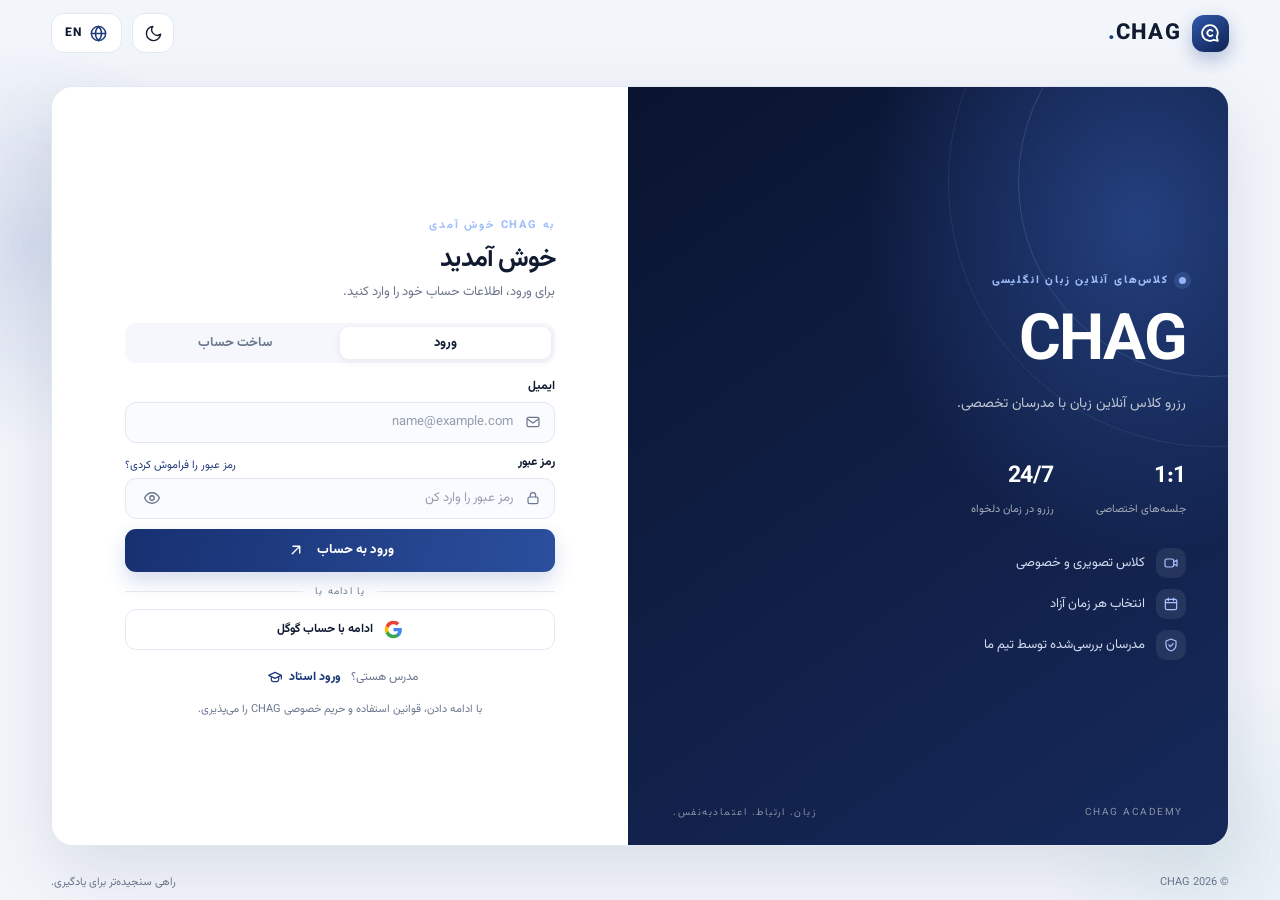
<file: index.html>
<!doctype html><html lang="fa" dir="rtl"><head><meta charset="UTF-8"><meta name="viewport" content="width=device-width, initial-scale=1.0"><meta name="theme-color" content="#f2f5fa"><link rel="icon" href="data:image/svg+xml,%3Csvg xmlns='http://www.w3.org/2000/svg' viewBox='0 0 24 24'%3E%3Crect width='24' height='24' rx='6.5' fill='%23142a5e'/%3E%3Cg transform='translate(4.6 4.6) scale(.617)' fill='none' stroke='white' stroke-width='2.6' stroke-linecap='round' stroke-linejoin='round'%3E%3Cpath d='M12 3.5a8.5 8.5 0 1 0 4.1 15.9l4.4 1.1-1.2-4.3A8.5 8.5 0 0 0 12 3.5z'/%3E%3Cpath d='M14.6 9.7a3.2 3.2 0 1 0 0 4.6'/%3E%3C/g%3E%3C/svg%3E"><title data-i18n="titleIndex">CHAG</title><link rel="preconnect" href="https://fonts.googleapis.com"><link rel="preconnect" href="https://fonts.gstatic.com" crossorigin><link href="https://fonts.googleapis.com/css2?family=DM+Sans:wght@400;500;600;700;800&family=Vazirmatn:wght@400;500;600;700;800&display=swap" rel="stylesheet"><link rel="stylesheet" href="css/styles.css"></head><body><div class="ambient ambient-one"></div><div class="ambient ambient-two"></div><header class="topbar"><a class="brand" href="index.html" aria-label="CHAG home"><span class="brand-mark"><svg class="ico" viewBox="0 0 24 24" aria-hidden="true" focusable="false"><path d="M12 3.5a8.5 8.5 0 1 0 4.1 15.9l4.4 1.1-1.2-4.3A8.5 8.5 0 0 0 12 3.5z"/><path d="M14.6 9.7a3.2 3.2 0 1 0 0 4.6"/></svg></span><span>CHAG<span class="brand-dot">.</span></span></a><div class="top-actions"><button class="icon-button" id="themeToggle" type="button" aria-label="Toggle theme" title="Theme"><svg class="ico ico-moon" viewBox="0 0 24 24" aria-hidden="true" focusable="false"><path d="M21 12.8A9 9 0 1 1 11.2 3a7 7 0 0 0 9.8 9.8z"/></svg><svg class="ico ico-sun" viewBox="0 0 24 24" aria-hidden="true" focusable="false"><circle cx="12" cy="12" r="4"/><path d="M12 2v2M12 20v2M4.9 4.9l1.4 1.4M17.7 17.7l1.4 1.4M2 12h2M20 12h2M4.9 19.1l1.4-1.4M17.7 6.3l1.4-1.4"/></svg></button><button class="language-button" id="languageToggle"><span class="globe"><svg class="ico" viewBox="0 0 24 24" aria-hidden="true" focusable="false"><circle cx="12" cy="12" r="9"/><path d="M3 12h18M12 3c2.6 2.6 3.9 5.6 3.9 9S14.6 18.4 12 21c-2.6-2.6-3.9-5.6-3.9-9S9.4 5.6 12 3z"/></svg></span><span id="languageLabel">EN</span></button></div></header><main class="main-shell"><section class="auth-layout" id="authLayout">
      <div class="visual-panel">
        <div class="visual-orbit orbit-a"></div><div class="visual-orbit orbit-b"></div>
        <div class="visual-content">
          <div class="eyebrow"><span class="eyebrow-dot"></span><span data-i18n="eyebrow">YOUR NEXT CHAPTER STARTS HERE</span></div>
          <h1 class="hero-brand-title">CHAG</h1>
          <p data-i18n="heroText">A smarter way to meet your tutor, book your time, and make every conversation count.</p>
          <div class="visual-stats">
            <div><strong>1:1</strong><span data-i18n="statOne">Personal sessions</span></div>
            <div><strong>24/7</strong><span data-i18n="statTwo">Book on your time</span></div>
            
          </div>
          <ul class="hero-points"><li><svg class="ico" viewBox="0 0 24 24" aria-hidden="true" focusable="false"><rect x="3" y="6" width="13" height="12" rx="2.5"/><path d="m16 10.5 5-3v9l-5-3"/></svg><span data-i18n="heroPoint1">Live 1:1 video classes</span></li><li><svg class="ico" viewBox="0 0 24 24" aria-hidden="true" focusable="false"><rect x="3.5" y="5" width="17" height="15.5" rx="2.5"/><path d="M3.5 10h17M8 3v4M16 3v4"/></svg><span data-i18n="heroPoint2">Pick any open time slot</span></li><li><svg class="ico" viewBox="0 0 24 24" aria-hidden="true" focusable="false"><path d="M12 3 4.5 6v5.5c0 4.5 3.1 8 7.5 9.5 4.4-1.5 7.5-5 7.5-9.5V6z"/><path d="m8.8 12 2.4 2.4 4-4.4"/></svg><span data-i18n="heroPoint3">Instructors reviewed by our team</span></li></ul>
        </div>
        <div class="visual-footer"><span>CHAG ACADEMY</span><span data-i18n="footerTag">LANGUAGE. CONNECTION. CONFIDENCE.</span></div>
      </div>

      <div class="form-panel">
        <div class="form-wrap">
          <div class="mobile-brand"><span class="brand-mark"><svg class="ico" viewBox="0 0 24 24" aria-hidden="true" focusable="false"><path d="M12 3.5a8.5 8.5 0 1 0 4.1 15.9l4.4 1.1-1.2-4.3A8.5 8.5 0 0 0 12 3.5z"/><path d="M14.6 9.7a3.2 3.2 0 1 0 0 4.6"/></svg></span><b>CHAG<span class="brand-dot">.</span></b></div>
          <div class="form-heading">
            <span class="form-kicker" data-i18n="welcomeKicker">WELCOME TO CHAG</span>
            <h2 id="formTitle" data-i18n="loginTitle">Good to have you back.</h2>
            <p id="formSubtitle" data-i18n="loginSubtitle">Sign in to continue your learning journey.</p>
          </div>
          <div class="mode-switch" role="tablist" aria-label="Authentication mode">
            <button class="mode-tab active" id="loginTab" role="tab" aria-selected="true" data-i18n="loginTab">Log in</button>
            <button class="mode-tab" id="signupTab" role="tab" aria-selected="false" data-i18n="signupTab">Create account</button>
            <span class="mode-indicator"></span>
          </div>
          <form id="authForm" novalidate>
            <div class="field-group name-field" id="nameField"><label for="fullName" data-i18n="nameLabel">Full name</label><div class="input-wrap"><span class="field-icon"><svg class="ico" viewBox="0 0 24 24" aria-hidden="true" focusable="false"><circle cx="12" cy="8" r="4"/><path d="M4 21c0-4.4 3.6-7 8-7s8 2.6 8 7"/></svg></span><input id="fullName" maxlength="80" type="text" autocomplete="name" data-i18n-placeholder="namePlaceholder" placeholder="Your full name"></div></div>
            <div class="field-group"><label for="email" data-i18n="emailLabel">University email</label><div class="input-wrap"><span class="field-icon"><svg class="ico" viewBox="0 0 24 24" aria-hidden="true" focusable="false"><rect x="3" y="5" width="18" height="14" rx="2.5"/><path d="m3.5 7.5 8.5 6 8.5-6"/></svg></span><input id="email" type="email" autocomplete="email" data-i18n-placeholder="emailPlaceholder" placeholder="name@example.com" required></div></div>
            <div class="field-group"><div class="label-row"><label for="password" data-i18n="passwordLabel">Password</label><a href="#" class="text-link" id="forgotLink" data-i18n="forgot">Forgot password?</a></div><div class="input-wrap"><span class="field-icon"><svg class="ico" viewBox="0 0 24 24" aria-hidden="true" focusable="false"><rect x="4.5" y="10.5" width="15" height="10" rx="2.5"/><path d="M8 10.5V8a4 4 0 0 1 8 0v2.5"/></svg></span><input id="password" type="password" autocomplete="current-password" data-i18n-placeholder="passwordPlaceholder" placeholder="Enter your password" required><button class="password-toggle" type="button" id="passwordToggle" aria-label="Show password"><svg class="ico ico-eye" viewBox="0 0 24 24" aria-hidden="true" focusable="false"><path d="M2 12s3.6-7 10-7 10 7 10 7-3.6 7-10 7S2 12 2 12z"/><circle cx="12" cy="12" r="3"/></svg><svg class="ico ico-eyeoff" viewBox="0 0 24 24" aria-hidden="true" focusable="false"><path d="M9.9 5.2A10 10 0 0 1 12 5c6.4 0 10 7 10 7a17 17 0 0 1-3.2 4M6.3 6.4C3.6 8.1 2 12 2 12s3.6 7 10 7c1.6 0 3-.4 4.3-1"/><path d="M3 3l18 18"/><path d="M10 10a3 3 0 0 0 4 4"/></svg></button></div></div>
            <div class="field-group confirm-field" id="confirmField"><label for="confirmPassword" data-i18n="confirmLabel">Confirm password</label><div class="input-wrap"><span class="field-icon"><svg class="ico" viewBox="0 0 24 24" aria-hidden="true" focusable="false"><rect x="4.5" y="10.5" width="15" height="10" rx="2.5"/><path d="M8 10.5V8a4 4 0 0 1 8 0v2.5"/></svg></span><input id="confirmPassword" type="password" autocomplete="new-password" data-i18n-placeholder="confirmPlaceholder" placeholder="Repeat your password"></div></div>
            <div class="form-message" id="formMessage" role="status" aria-live="polite"></div>
            <button class="primary-button" type="submit"><span id="submitText" data-i18n="loginAction">Log in</span><span class="button-arrow"><svg class="ico" viewBox="0 0 24 24" aria-hidden="true" focusable="false"><path d="M7 17 17 7M8 7h9v9"/></svg></span></button>
          </form>
          <div class="separator"><span data-i18n="orContinue">OR CONTINUE WITH</span></div>
          <button class="google-button" id="googleButton" type="button"><span class="google-g"><svg class="ico-google" viewBox="0 0 24 24" aria-hidden="true"><path fill="#4285F4" d="M22.56 12.25c0-.78-.07-1.53-.2-2.25H12v4.26h5.92c-.26 1.37-1.04 2.53-2.21 3.31v2.77h3.57c2.08-1.92 3.28-4.74 3.28-8.09z"/><path fill="#34A853" d="M12 23c2.97 0 5.46-.98 7.28-2.66l-3.57-2.77c-.98.66-2.23 1.06-3.71 1.06-2.86 0-5.29-1.93-6.16-4.53H2.18v2.84C3.99 20.53 7.7 23 12 23z"/><path fill="#FBBC05" d="M5.84 14.09c-.22-.66-.35-1.36-.35-2.09s.13-1.43.35-2.09V7.07H2.18C1.43 8.55 1 10.22 1 12s.43 3.45 1.18 4.93l3.66-2.84z"/><path fill="#EA4335" d="M12 5.38c1.62 0 3.06.56 4.21 1.64l3.15-3.15C17.45 2.09 14.97 1 12 1 7.7 1 3.99 3.47 2.18 7.07l3.66 2.84c.87-2.6 3.3-4.53 6.16-4.53z"/></svg></span><span data-i18n="googleAction">Continue with Google</span></button>
          <div class="teacher-entry"><span data-i18n="teacherQuestion">Are you an instructor?</span><button id="teacherButton" type="button"><span data-i18n="teacherLogin">Teacher sign in</span><svg class="ico" viewBox="0 0 24 24" aria-hidden="true" focusable="false"><path d="M2.5 9.5 12 5l9.5 4.5L12 14z"/><path d="M6.5 11.8V16c0 1.4 2.5 3 5.5 3s5.5-1.6 5.5-3v-4.2"/><path d="M21.5 9.5V15"/></svg></button></div>
          <p class="terms" data-i18n="terms">By continuing, you agree to CHAG's Terms of Service and Privacy Policy.</p>
        </div>
      </div>
    </section>

    </main><footer class="page-footer"><span>© 2026 CHAG</span><span data-i18n="footerMade">A more thoughtful way to learn.</span></footer><script src="js/translations.js"></script><script src="js/shared.js"></script><script src="js/auth.js"></script></body></html>
</file>
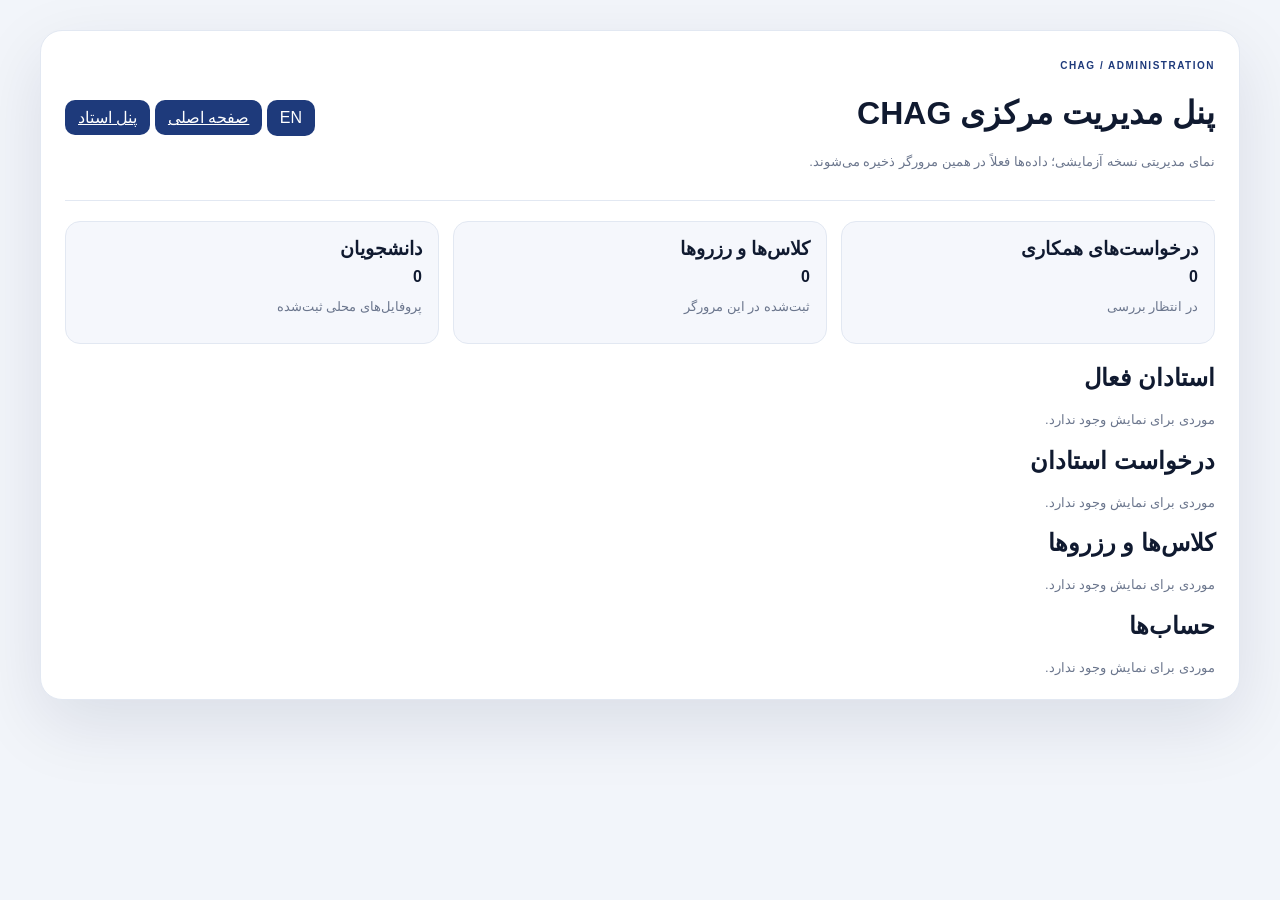
<file: admin.html>
<!doctype html><html lang="fa" dir="rtl"><head><meta charset="utf-8"><meta name="viewport" content="width=device-width,initial-scale=1"><title>CHAG · Administration</title><link rel="stylesheet" href="css/styles.css"></head><body><main class="feature-page"><header class="feature-header"><div><span class="app-overline">CHAG / ADMINISTRATION</span><h1 data-admin-i18n="title">پنل مدیریت مرکزی CHAG</h1><p class="feature-muted" data-admin-i18n="notice">نمای مدیریتی نسخه آزمایشی؛ داده‌ها فعلاً در همین مرورگر ذخیره می‌شوند.</p></div><div><button class="feature-button" id="adminLanguageToggle" type="button">EN</button> <a class="feature-button" href="index.html" data-admin-i18n="home">صفحه اصلی</a> <a class="feature-button" href="teacher.html" data-admin-i18n="teacher">پنل استاد</a></div></header><section class="feature-grid"><article class="feature-card"><h3 data-admin-i18n="applications">درخواست‌های همکاری</h3><strong id="appCount">۰</strong><p class="feature-muted" data-admin-i18n="pendingReview">در انتظار بررسی</p></article><article class="feature-card"><h3 data-admin-i18n="classes">کلاس‌ها و رزروها</h3><strong id="classCount">۰</strong><p class="feature-muted" data-admin-i18n="localClasses">ثبت‌شده در این مرورگر</p></article><article class="feature-card"><h3 data-admin-i18n="students">دانشجویان</h3><strong id="studentCount">۰</strong><p class="feature-muted" data-admin-i18n="localProfiles">پروفایل‌های محلی ثبت‌شده</p></article></section><section><h2 data-admin-i18n="activeTeachers">استادان فعال</h2><div id="teachers"></div></section><section><h2 data-admin-i18n="teacherApplications">درخواست استادان</h2><div id="applications"></div></section><section><h2 data-admin-i18n="classBookings">کلاس‌ها و رزروها</h2><div id="classes"></div></section><section><h2 data-admin-i18n="accounts">حساب‌ها</h2><div id="accounts"></div></section></main><script src="js/shared.js"></script><script src="js/admin.js"></script></body></html>
</file>
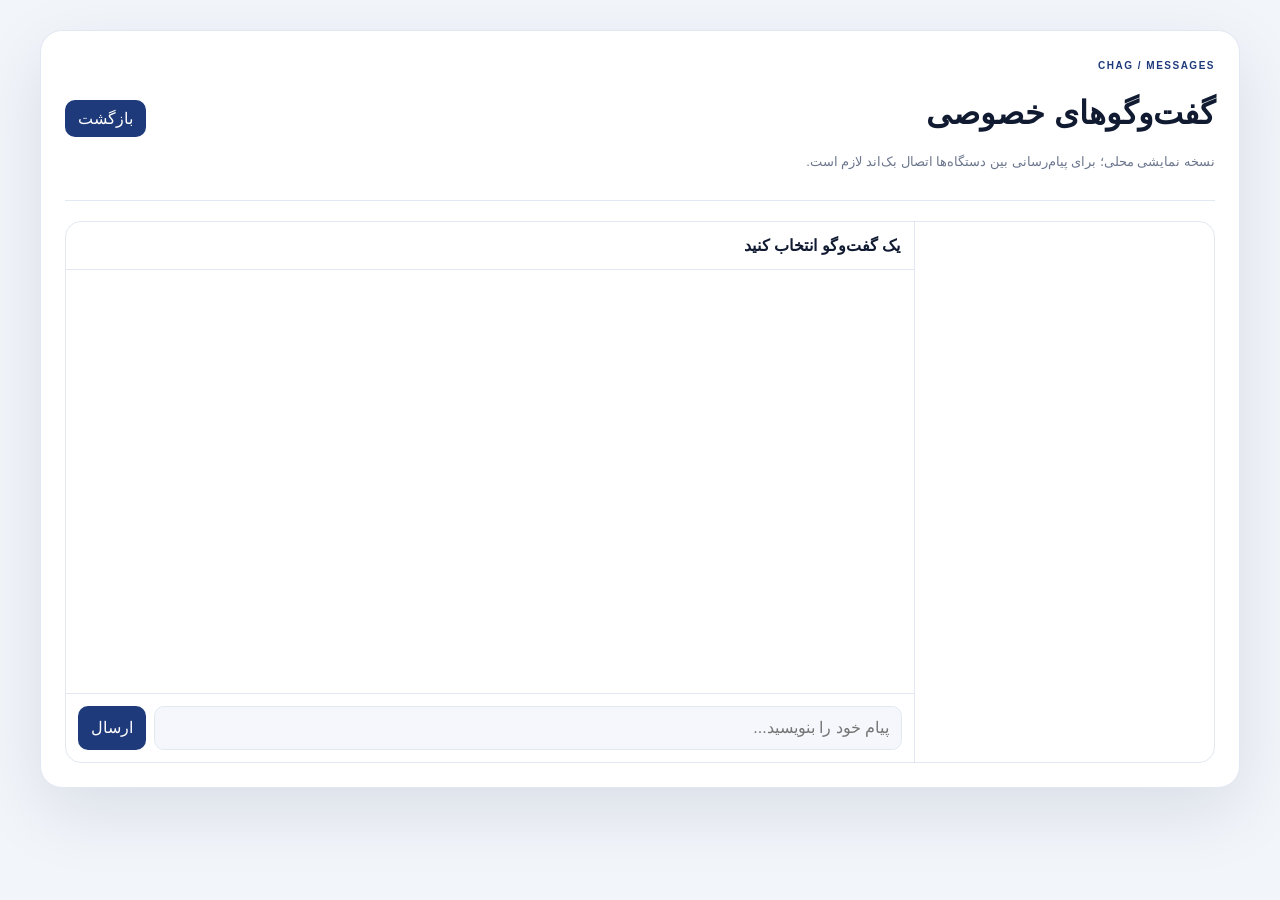
<file: chat.html>
<!doctype html><html lang="fa" dir="rtl"><head><meta charset="utf-8"><meta name="viewport" content="width=device-width,initial-scale=1"><title>CHAG · Messages</title><link rel="stylesheet" href="css/styles.css"></head><body><main class="feature-page chat-standalone"><header class="feature-header"><div><span class="app-overline">CHAG / MESSAGES</span><h1 data-chat-i18n="heading">Private messages</h1><p class="feature-muted" data-chat-i18n="notice">Local demo only. Real-time messaging between devices requires a backend connection.</p></div><button class="feature-button" id="chatBack" type="button" data-chat-i18n="back">Back</button></header><div class="chat-layout"><aside class="chat-list" id="chatList"></aside><section class="chat-room"><div class="feature-header" style="margin:0;padding:14px"><strong id="chatTitle">Select a conversation</strong></div><div class="chat-messages" id="chatMessages"></div><form class="chat-compose" id="chatForm"><input id="chatInput" data-chat-i18n-placeholder="placeholder" placeholder="Write a message..." autocomplete="off"><button class="feature-button" type="submit" data-chat-i18n="send">Send</button></form></section></div></main><script src="js/shared.js"></script><script src="js/chat.js"></script></body></html>
</file>
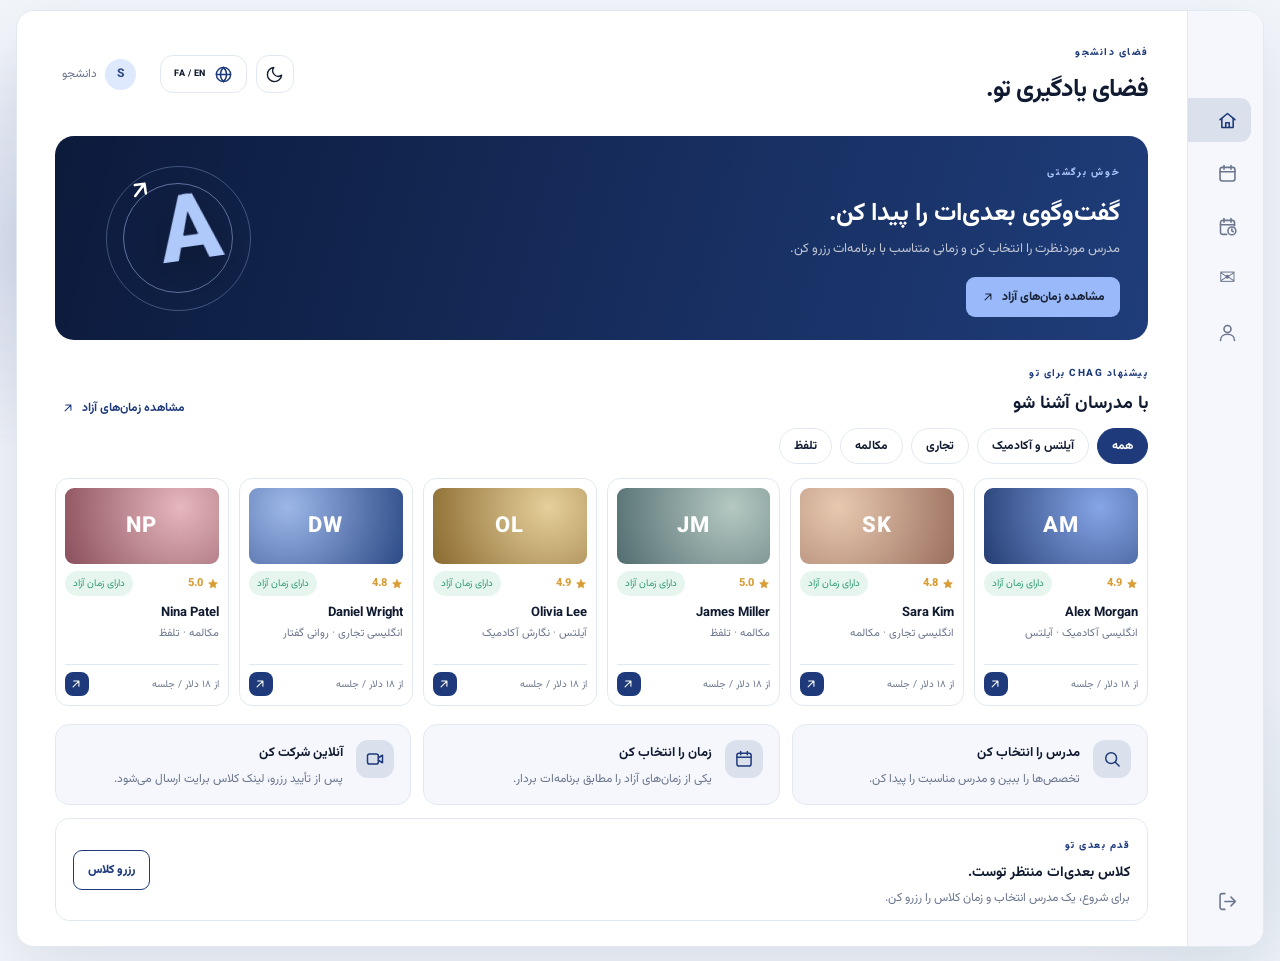
<file: student.html>
<!doctype html><html lang="fa" dir="rtl"><head><meta charset="UTF-8"><meta name="viewport" content="width=device-width, initial-scale=1.0"><meta name="theme-color" content="#f2f5fa"><link rel="icon" href="data:image/svg+xml,%3Csvg xmlns='http://www.w3.org/2000/svg' viewBox='0 0 24 24'%3E%3Crect width='24' height='24' rx='6.5' fill='%23142a5e'/%3E%3Cg transform='translate(4.6 4.6) scale(.617)' fill='none' stroke='white' stroke-width='2.6' stroke-linecap='round' stroke-linejoin='round'%3E%3Cpath d='M12 3.5a8.5 8.5 0 1 0 4.1 15.9l4.4 1.1-1.2-4.3A8.5 8.5 0 0 0 12 3.5z'/%3E%3Cpath d='M14.6 9.7a3.2 3.2 0 1 0 0 4.6'/%3E%3C/g%3E%3C/svg%3E"><title data-i18n="titleStudent">CHAG</title><link rel="preconnect" href="https://fonts.googleapis.com"><link rel="preconnect" href="https://fonts.gstatic.com" crossorigin><link href="https://fonts.googleapis.com/css2?family=DM+Sans:wght@400;500;600;700;800&family=Vazirmatn:wght@400;500;600;700;800&display=swap" rel="stylesheet"><link rel="stylesheet" href="css/styles.css"></head><body><div class="ambient ambient-one"></div><div class="ambient ambient-two"></div><main class="main-shell"><section class="student-app" id="studentApp">
      <aside class="app-sidebar" id="appSidebar">
        <div class="side-brand"><span class="brand-mark"><svg class="ico" viewBox="0 0 24 24" aria-hidden="true" focusable="false"><path d="M12 3.5a8.5 8.5 0 1 0 4.1 15.9l4.4 1.1-1.2-4.3A8.5 8.5 0 0 0 12 3.5z"/><path d="M14.6 9.7a3.2 3.2 0 1 0 0 4.6"/></svg></span><b>CHAG<span class="brand-dot">.</span></b></div>
        <button class="side-link active" data-page="home"><span><svg class="ico" viewBox="0 0 24 24" aria-hidden="true" focusable="false"><path d="M3.5 11 12 4l8.5 7"/><path d="M5.5 9.8V20h13V9.8"/><path d="M10 20v-5.5h4V20"/></svg></span><b data-i18n="navHome">Home</b></button>
        <button class="side-link" data-page="booking"><span><svg class="ico" viewBox="0 0 24 24" aria-hidden="true" focusable="false"><rect x="3.5" y="5" width="17" height="15.5" rx="2.5"/><path d="M3.5 10h17M8 3v4M16 3v4"/></svg></span><b data-i18n="navBooking">Book a class</b></button>
        <button class="side-link" data-page="sessions"><span><svg class="ico" viewBox="0 0 24 24" aria-hidden="true" focusable="false"><path d="M20 11V7.5A2.5 2.5 0 0 0 17.5 5h-11A2.5 2.5 0 0 0 4 7.5v11A2.5 2.5 0 0 0 6.5 21H11"/><path d="M4 10h16M8 3v4M16 3v4"/><circle cx="17" cy="17" r="4.5"/><path d="M17 14.8V17l1.5 1"/></svg></span><b data-i18n="navSessions">My sessions</b></button>
        <a class="side-link" href="chat.html?from=student" data-chat-origin="student" style="text-decoration:none"><span>✉</span><b data-i18n="messages">Messages</b></a><button class="side-link" id="openProfile"><span><svg class="ico" viewBox="0 0 24 24" aria-hidden="true" focusable="false"><circle cx="12" cy="8" r="4"/><path d="M4 21c0-4.4 3.6-7 8-7s8 2.6 8 7"/></svg></span><b data-i18n="profileNav">Profile</b></button>
        <div class="side-bottom"><button class="side-link" id="appLogout"><span><svg class="ico" viewBox="0 0 24 24" aria-hidden="true" focusable="false"><path d="M9 21H6a2.5 2.5 0 0 1-2.5-2.5v-13A2.5 2.5 0 0 1 6 3h3"/><path d="M16 17l5-5-5-5M21 12H9"/></svg></span><b data-i18n="logout">Log out</b></button></div>
      </aside>
      <div class="app-main">
        <div class="app-topline"><div><span class="app-overline" data-i18n="studentPortal">STUDENT SPACE</span><h2 id="appPageTitle" data-i18n="homeTitle">Your learning space.</h2></div><div class="app-top-actions"><button class="icon-button" id="appThemeToggle" type="button" aria-label="Toggle theme" title="Theme"><svg class="ico ico-moon" viewBox="0 0 24 24" aria-hidden="true" focusable="false"><path d="M21 12.8A9 9 0 1 1 11.2 3a7 7 0 0 0 9.8 9.8z"/></svg><svg class="ico ico-sun" viewBox="0 0 24 24" aria-hidden="true" focusable="false"><circle cx="12" cy="12" r="4"/><path d="M12 2v2M12 20v2M4.9 4.9l1.4 1.4M17.7 17.7l1.4 1.4M2 12h2M20 12h2M4.9 19.1l1.4-1.4M17.7 6.3l1.4-1.4"/></svg></button><button class="language-button" id="appLanguageToggle" type="button"><span class="globe"><svg class="ico" viewBox="0 0 24 24" aria-hidden="true" focusable="false"><circle cx="12" cy="12" r="9"/><path d="M3 12h18M12 3c2.6 2.6 3.9 5.6 3.9 9S14.6 18.4 12 21c-2.6-2.6-3.9-5.6-3.9-9S9.4 5.6 12 3z"/></svg></span><span>FA / EN</span></button><button class="profile-chip profile-chip-button" id="topProfileButton" type="button"><span class="profile-avatar" id="topProfileAvatar">S</span><span id="topProfileName" data-i18n="student">Student</span></button></div></div>
        <div class="app-page" id="homePage">
          <div class="welcome-banner"><div><span class="banner-kicker" data-i18n="welcomeBack">WELCOME BACK</span><h3 data-i18n="welcomeHeadline">Find your next conversation.</h3><p data-i18n="welcomeBody">Choose a tutor and book a session that fits your schedule.</p><button class="banner-button" data-go="booking"><span data-i18n="exploreTimes">Explore available times</span><svg class="ico" viewBox="0 0 24 24" aria-hidden="true" focusable="false"><path d="M7 17 17 7M8 7h9v9"/></svg></button></div><div class="banner-art"><span class="art-ring ring-one"></span><span class="art-ring ring-two"></span><span class="art-letter">A<span><svg class="ico" viewBox="0 0 24 24" aria-hidden="true" focusable="false"><path d="M7 17 17 7M8 7h9v9"/></svg></span></span></div></div>
          <div class="section-heading"><div><span class="app-overline" data-i18n="curatedTutors">CURATED FOR YOU</span><h3 data-i18n="tutorsTitle">Meet your tutors</h3></div><button class="subtle-link" data-go="booking"><span data-i18n="viewAvailability">View availability</span><svg class="ico" viewBox="0 0 24 24" aria-hidden="true" focusable="false"><path d="M7 17 17 7M8 7h9v9"/></svg></button></div>
          <div class="filter-row" id="tutorFilters" role="group" aria-label="Filter tutors"><button type="button" class="chip-filter active" data-filter="all" data-i18n="fAll">All</button><button type="button" class="chip-filter" data-filter="ielts" data-i18n="fIelts">IELTS &amp; Academic</button><button type="button" class="chip-filter" data-filter="business" data-i18n="fBusiness">Business</button><button type="button" class="chip-filter" data-filter="speaking" data-i18n="fSpeaking">Speaking</button><button type="button" class="chip-filter" data-filter="pronunciation" data-i18n="fPron">Pronunciation</button></div>
          <div class="tutor-grid" id="tutorGrid">
            <article class="tutor-card" data-tutor="am" data-tags="ielts academic"><div class="tutor-photo tutor-one">AM</div><div class="tutor-meta"><span class="rating"><svg class="ico ico-fill" viewBox="0 0 24 24" aria-hidden="true" focusable="false"><path d="m12 3.2 2.7 5.6 6.1.8-4.5 4.2 1.1 6-5.4-3-5.4 3 1.1-6-4.5-4.2 6.1-.8z"/></svg>4.9</span><span class="available-tag" data-i18n="available">Available</span></div><h4>Alex Morgan</h4><p data-i18n="tutorOne"></p><div class="tutor-foot"><span data-i18n="fromPrice">From $18 / session</span><button type="button" data-pick="am" aria-label="Book Alex Morgan"><svg class="ico" viewBox="0 0 24 24" aria-hidden="true" focusable="false"><path d="M7 17 17 7M8 7h9v9"/></svg></button></div></article>
            <article class="tutor-card" data-tutor="sk" data-tags="business speaking"><div class="tutor-photo tutor-two">SK</div><div class="tutor-meta"><span class="rating"><svg class="ico ico-fill" viewBox="0 0 24 24" aria-hidden="true" focusable="false"><path d="m12 3.2 2.7 5.6 6.1.8-4.5 4.2 1.1 6-5.4-3-5.4 3 1.1-6-4.5-4.2 6.1-.8z"/></svg>4.8</span><span class="available-tag" data-i18n="available">Available</span></div><h4>Sara Kim</h4><p data-i18n="tutorTwo"></p><div class="tutor-foot"><span data-i18n="fromPrice">From $18 / session</span><button type="button" data-pick="sk" aria-label="Book Sara Kim"><svg class="ico" viewBox="0 0 24 24" aria-hidden="true" focusable="false"><path d="M7 17 17 7M8 7h9v9"/></svg></button></div></article>
            <article class="tutor-card" data-tutor="jm" data-tags="speaking pronunciation"><div class="tutor-photo tutor-three">JM</div><div class="tutor-meta"><span class="rating"><svg class="ico ico-fill" viewBox="0 0 24 24" aria-hidden="true" focusable="false"><path d="m12 3.2 2.7 5.6 6.1.8-4.5 4.2 1.1 6-5.4-3-5.4 3 1.1-6-4.5-4.2 6.1-.8z"/></svg>5.0</span><span class="available-tag" data-i18n="available">Available</span></div><h4>James Miller</h4><p data-i18n="tutorThree"></p><div class="tutor-foot"><span data-i18n="fromPrice">From $18 / session</span><button type="button" data-pick="jm" aria-label="Book James Miller"><svg class="ico" viewBox="0 0 24 24" aria-hidden="true" focusable="false"><path d="M7 17 17 7M8 7h9v9"/></svg></button></div></article>
            <article class="tutor-card" data-tutor="ol" data-tags="ielts academic"><div class="tutor-photo tutor-four">OL</div><div class="tutor-meta"><span class="rating"><svg class="ico ico-fill" viewBox="0 0 24 24" aria-hidden="true" focusable="false"><path d="m12 3.2 2.7 5.6 6.1.8-4.5 4.2 1.1 6-5.4-3-5.4 3 1.1-6-4.5-4.2 6.1-.8z"/></svg>4.9</span><span class="available-tag" data-i18n="available">Available</span></div><h4>Olivia Lee</h4><p data-i18n="tutorFour"></p><div class="tutor-foot"><span data-i18n="fromPrice">From $18 / session</span><button type="button" data-pick="ol" aria-label="Book Olivia Lee"><svg class="ico" viewBox="0 0 24 24" aria-hidden="true" focusable="false"><path d="M7 17 17 7M8 7h9v9"/></svg></button></div></article>
            <article class="tutor-card" data-tutor="dw" data-tags="business speaking"><div class="tutor-photo tutor-five">DW</div><div class="tutor-meta"><span class="rating"><svg class="ico ico-fill" viewBox="0 0 24 24" aria-hidden="true" focusable="false"><path d="m12 3.2 2.7 5.6 6.1.8-4.5 4.2 1.1 6-5.4-3-5.4 3 1.1-6-4.5-4.2 6.1-.8z"/></svg>4.8</span><span class="available-tag" data-i18n="available">Available</span></div><h4>Daniel Wright</h4><p data-i18n="tutorFive"></p><div class="tutor-foot"><span data-i18n="fromPrice">From $18 / session</span><button type="button" data-pick="dw" aria-label="Book Daniel Wright"><svg class="ico" viewBox="0 0 24 24" aria-hidden="true" focusable="false"><path d="M7 17 17 7M8 7h9v9"/></svg></button></div></article>
            <article class="tutor-card" data-tutor="np" data-tags="speaking pronunciation"><div class="tutor-photo tutor-six">NP</div><div class="tutor-meta"><span class="rating"><svg class="ico ico-fill" viewBox="0 0 24 24" aria-hidden="true" focusable="false"><path d="m12 3.2 2.7 5.6 6.1.8-4.5 4.2 1.1 6-5.4-3-5.4 3 1.1-6-4.5-4.2 6.1-.8z"/></svg>5.0</span><span class="available-tag" data-i18n="available">Available</span></div><h4>Nina Patel</h4><p data-i18n="tutorSix"></p><div class="tutor-foot"><span data-i18n="fromPrice">From $18 / session</span><button type="button" data-pick="np" aria-label="Book Nina Patel"><svg class="ico" viewBox="0 0 24 24" aria-hidden="true" focusable="false"><path d="M7 17 17 7M8 7h9v9"/></svg></button></div></article>
            </div>
          <div class="empty-filter" id="emptyFilter" hidden data-i18n="filterEmpty">No tutors match this filter.</div>
          <div class="how-strip"><div class="how-step"><svg class="ico" viewBox="0 0 24 24" aria-hidden="true" focusable="false"><circle cx="11" cy="11" r="6.5"/><path d="m16 16 4.5 4.5"/></svg><div><b data-i18n="how1t">Choose a tutor</b><p data-i18n="how1d">Browse specialties and pick the right fit.</p></div></div><div class="how-step"><svg class="ico" viewBox="0 0 24 24" aria-hidden="true" focusable="false"><rect x="3.5" y="5" width="17" height="15.5" rx="2.5"/><path d="M3.5 10h17M8 3v4M16 3v4"/></svg><div><b data-i18n="how2t">Pick a time</b><p data-i18n="how2d">Select an open slot that suits your schedule.</p></div></div><div class="how-step"><svg class="ico" viewBox="0 0 24 24" aria-hidden="true" focusable="false"><rect x="3" y="6" width="13" height="12" rx="2.5"/><path d="m16 10.5 5-3v9l-5-3"/></svg><div><b data-i18n="how3t">Join online</b><p data-i18n="how3d">Your link is shared once the booking is confirmed.</p></div></div></div>
          <div class="upcoming-strip"><div><span class="app-overline" data-i18n="nextStep">YOUR NEXT STEP</span><h3 data-i18n="noSession">Your next class is waiting for you.</h3><p data-i18n="noSessionText">Pick a tutor and reserve a time to get started.</p></div><button class="outline-button" data-go="booking" data-i18n="bookNow">Book a class</button></div>
        </div>
        <div class="app-page" id="bookingPage" hidden>
          <div class="booking-intro"><span class="app-overline" data-i18n="bookingKicker">FIND YOUR MOMENT</span><h3 data-i18n="bookingTitle">Book a session</h3><p data-i18n="bookingSubtitle">Choose a date and an available time with your preferred tutor.</p></div>
          <div class="booking-layout">
            <div class="booking-tutor"><div class="booking-avatar" id="bookingAvatar">AM</div><span class="app-overline" data-i18n="selectedTutor">SELECTED TUTOR</span><h3 id="bookingTutorName">Alex Morgan</h3><p id="bookingTutorSpec"></p><div class="detail-line"><svg class="ico" viewBox="0 0 24 24" aria-hidden="true" focusable="false"><circle cx="12" cy="12" r="9"/><path d="M12 7v5l3 2"/></svg><span data-i18n="duration">50-minute session</span></div><div class="detail-line"><svg class="ico" viewBox="0 0 24 24" aria-hidden="true" focusable="false"><rect x="3" y="6" width="13" height="12" rx="2.5"/><path d="m16 10.5 5-3v9l-5-3"/></svg><span data-i18n="onlineClass">Online video class</span></div><div class="detail-line"><svg class="ico ico-fill" viewBox="0 0 24 24" aria-hidden="true" focusable="false"><path d="m12 3.2 2.7 5.6 6.1.8-4.5 4.2 1.1 6-5.4-3-5.4 3 1.1-6-4.5-4.2 6.1-.8z"/></svg><span id="bookingRating">4.9 / 5.0</span></div><button type="button" class="change-tutor" data-go="home"><span data-i18n="changeTutor">Change tutor</span></button><button type="button" class="tutor-chat-button" id="openTutorChat" data-i18n="chatButton">Chat</button><div class="booking-note" data-i18n="bookingNote">Your session link will be shared after your booking is confirmed.</div></div>
            <div class="calendar-panel"><div class="calendar-head"><div><span class="app-overline" data-i18n="selectDate">SELECT A DATE</span><h3 id="monthLabel">November 2026</h3></div><div class="calendar-arrows"><button id="prevMonth" type="button" aria-label="Previous month"><svg class="ico ico-flip" viewBox="0 0 24 24" aria-hidden="true" focusable="false"><path d="m15 5-7 7 7 7"/></svg></button><button id="nextMonth" type="button" aria-label="Next month"><svg class="ico ico-flip" viewBox="0 0 24 24" aria-hidden="true" focusable="false"><path d="m9 5 7 7-7 7"/></svg></button></div></div><div class="calendar-grid" id="calendarGrid"></div><div class="calendar-legend"><span><i class="legend-dot available-dot"></i><span data-i18n="availableDay">Available</span></span><span><i class="legend-dot selected-dot"></i><span data-i18n="selectedDay">Selected</span></span></div></div>
            <div class="slots-panel" id="slotsPanel"><span class="app-overline" data-i18n="availableTimes">AVAILABLE TIMES</span><h3 id="selectedDateLabel">Select a date</h3><div class="time-slots" id="timeSlots"></div><div class="booking-confirm"><div><small data-i18n="selectedTime">Selected time</small><b id="selectedTimeLabel">—</b></div><button id="confirmBooking" disabled data-i18n="requestBooking">Request booking</button></div><p class="booking-footnote" data-i18n="approvalNote">Your request will be sent for instructor approval.</p><p class="booking-footnote tz-note" id="tzNote"></p><div class="booking-toast" id="bookingToast" role="status" aria-live="polite" hidden><svg class="ico" viewBox="0 0 24 24" aria-hidden="true" focusable="false"><path d="m5 12.5 4.5 4.5L19 7.5"/></svg><span id="bookingToastText"></span><button type="button" id="toastGo" data-i18n="viewSessions">View my sessions</button></div></div>
          </div>
        </div>
        <div class="app-page" id="sessionsPage" hidden><div class="booking-intro"><span class="app-overline" data-i18n="yourSchedule">YOUR SCHEDULE</span><h3 data-i18n="sessionsTitle">My sessions</h3><p data-i18n="sessionsSubtitle">Your requested and confirmed classes will appear here.</p></div><div class="sessions-list" id="sessionsList"></div><div class="empty-sessions" id="emptySessionsBox"><span><svg class="ico" viewBox="0 0 24 24" aria-hidden="true" focusable="false"><path d="M20 11V7.5A2.5 2.5 0 0 0 17.5 5h-11A2.5 2.5 0 0 0 4 7.5v11A2.5 2.5 0 0 0 6.5 21H11"/><path d="M4 10h16M8 3v4M16 3v4"/><circle cx="17" cy="17" r="4.5"/><path d="M17 14.8V17l1.5 1"/></svg></span><h3 data-i18n="emptySessions">No sessions yet</h3><p data-i18n="emptySessionsText">Once you request a class, you can follow its status here.</p><button class="primary-button" data-go="booking" data-i18n="bookFirst">Book your first class</button></div></div>
      </div>
      <div class="profile-overlay" id="profileOverlay" hidden>
        <button class="profile-scrim" id="closeProfileScrim" aria-label="Close profile"></button>
        <section class="profile-float" role="dialog" aria-modal="true" aria-labelledby="profileTitle">
          <button class="profile-close" id="closeProfile" type="button" aria-label="Close"><svg class="ico" viewBox="0 0 24 24" aria-hidden="true" focusable="false"><path d="M6 6l12 12M18 6 6 18"/></svg></button>
          <div class="profile-head"><div class="profile-large-avatar" id="profileLargeAvatar">S</div><div><span class="app-overline" data-profile="eyebrow">ACCOUNT SETTINGS</span><h2 id="profileTitle" data-profile="title">Your profile</h2><p data-profile="subtitle">Manage your student information.</p></div></div>
          <form id="profileForm" class="profile-form">
            <label><span data-profile="name">Full name</span><input id="profileName" type="text" autocomplete="name" required></label>
            <label><span data-profile="email">Email address</span><input id="profileEmail" type="email" autocomplete="email" placeholder="name@example.com"></label>
            <label><span data-profile="level">English level</span><select id="profileLevel"><option value="A1" data-i18n="lvA1">A1 · Beginner</option><option value="A2" data-i18n="lvA2">A2 · Elementary</option><option value="B1" data-i18n="lvB1">B1 · Intermediate</option><option value="B2" data-i18n="lvB2">B2 · Upper intermediate</option><option value="C1" data-i18n="lvC1">C1 · Advanced</option><option value="C2" data-i18n="lvC2">C2 · Proficient</option></select></label>
            <button class="primary-button" type="submit" data-profile="save">Save changes</button>
          </form>
        </section>
      </div>
    </section>
    </main>
<div class="chat-overlay" id="chatOverlay" hidden aria-modal="true" role="dialog" aria-label="Chat window">
  <section class="floating-chat-window">
    <header class="floating-chat-header"><div><span class="app-overline" data-i18n="chatHeading">DIRECT MESSAGE</span><strong id="chatTitle">Chat</strong></div><button type="button" class="chat-close" id="closeChat" aria-label="Close chat">×</button></header>
    <div class="chat-messages" id="chatMessages" aria-live="polite"></div>
    <form class="chat-compose" id="chatForm"><input id="chatInput" data-i18n-placeholder="chatPlaceholder" placeholder="Write a message..." autocomplete="off"><button class="feature-button" type="submit" data-i18n="sendMessage">Send</button></form>
  </section>
</div>
<script src="js/translations.js"></script><script src="js/shared.js"></script><script src="js/icons.js"></script><script src="js/student.js"></script><script src="js/chat.js"></script></body></html>
</file>
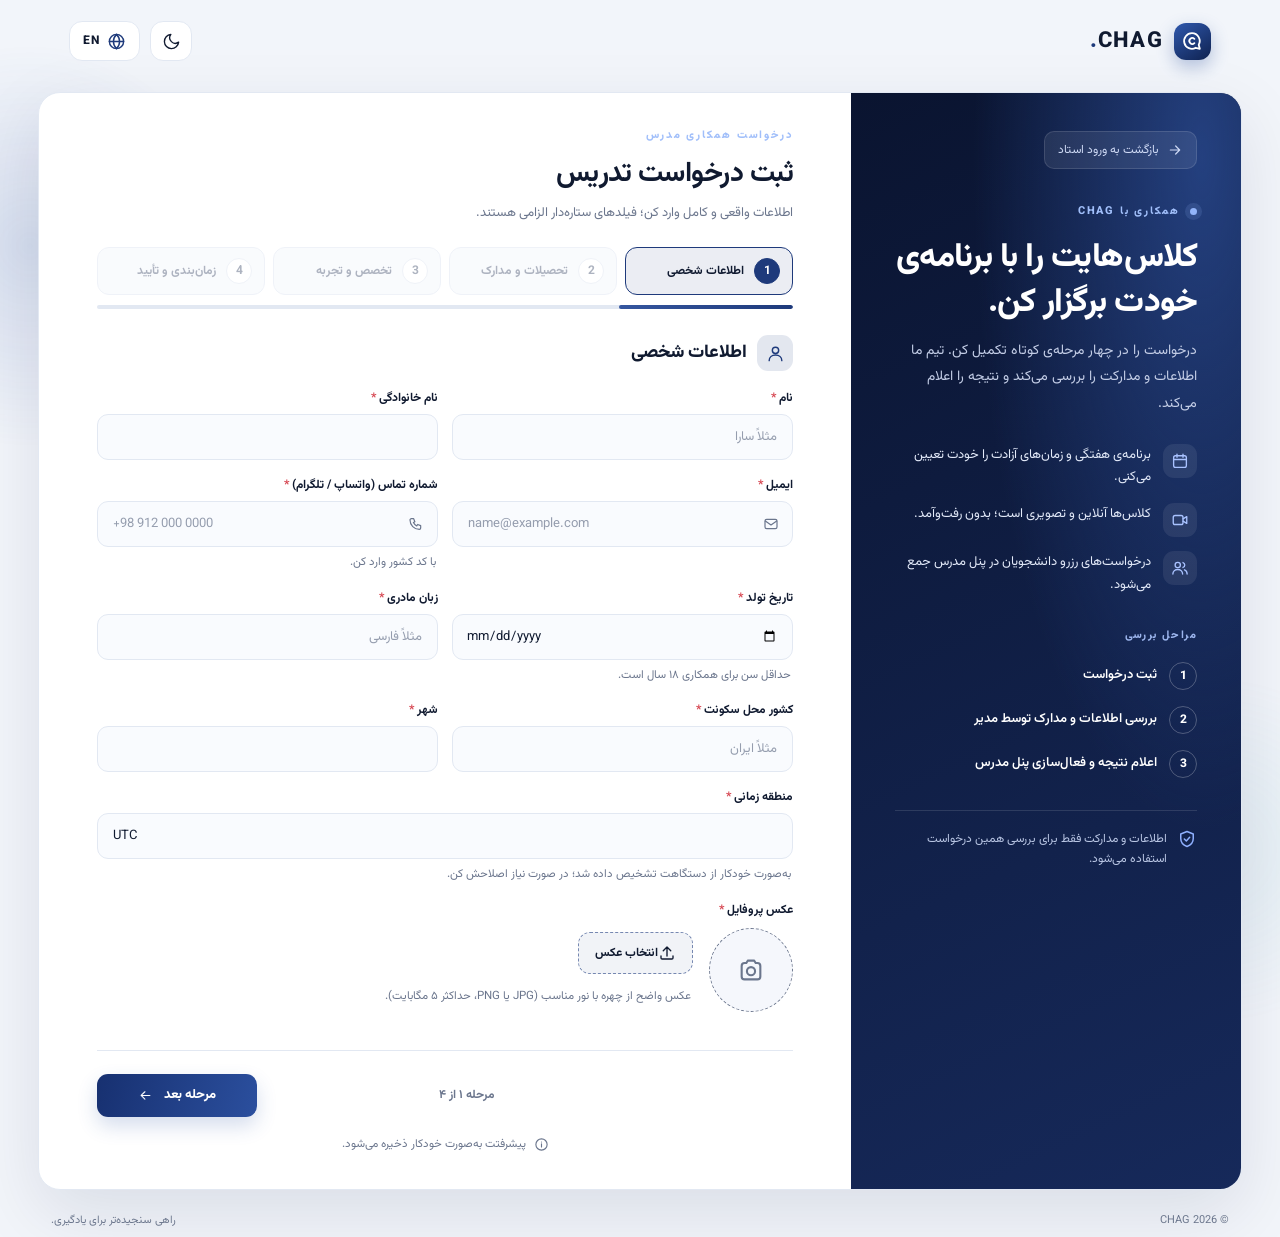
<file: teacher-apply.html>
<!doctype html>
<html lang="fa" dir="rtl"><head><meta charset="UTF-8"><meta name="viewport" content="width=device-width,initial-scale=1"><meta name="theme-color" content="#f2f5fa"><link rel="icon" href="data:image/svg+xml,%3Csvg xmlns='http://www.w3.org/2000/svg' viewBox='0 0 24 24'%3E%3Crect width='24' height='24' rx='6.5' fill='%23142a5e'/%3E%3Cg transform='translate(4.6 4.6) scale(.617)' fill='none' stroke='white' stroke-width='2.6' stroke-linecap='round' stroke-linejoin='round'%3E%3Cpath d='M12 3.5a8.5 8.5 0 1 0 4.1 15.9l4.4 1.1-1.2-4.3A8.5 8.5 0 0 0 12 3.5z'/%3E%3Cpath d='M14.6 9.7a3.2 3.2 0 1 0 0 4.6'/%3E%3C/g%3E%3C/svg%3E"><title data-i18n="titleApply">CHAG</title><link rel="preconnect" href="https://fonts.googleapis.com"><link rel="preconnect" href="https://fonts.gstatic.com" crossorigin><link href="https://fonts.googleapis.com/css2?family=DM+Sans:wght@400;500;600;700;800&family=Vazirmatn:wght@400;500;600;700;800&display=swap" rel="stylesheet"><link rel="stylesheet" href="css/styles.css"></head>
<body><div class="ambient ambient-one"></div><div class="ambient ambient-two"></div>
<header class="topbar"><a class="brand" href="index.html" aria-label="CHAG home"><span class="brand-mark"><svg class="ico" viewBox="0 0 24 24" aria-hidden="true" focusable="false"><path d="M12 3.5a8.5 8.5 0 1 0 4.1 15.9l4.4 1.1-1.2-4.3A8.5 8.5 0 0 0 12 3.5z"/><path d="M14.6 9.7a3.2 3.2 0 1 0 0 4.6"/></svg></span><span>CHAG<span class="brand-dot">.</span></span></a><div class="top-actions"><button class="icon-button" id="themeToggle" type="button" aria-label="Toggle theme" title="Theme"><svg class="ico ico-moon" viewBox="0 0 24 24" aria-hidden="true" focusable="false"><path d="M21 12.8A9 9 0 1 1 11.2 3a7 7 0 0 0 9.8 9.8z"/></svg><svg class="ico ico-sun" viewBox="0 0 24 24" aria-hidden="true" focusable="false"><circle cx="12" cy="12" r="4"/><path d="M12 2v2M12 20v2M4.9 4.9l1.4 1.4M17.7 17.7l1.4 1.4M2 12h2M20 12h2M4.9 19.1l1.4-1.4M17.7 6.3l1.4-1.4"/></svg></button><button class="language-button" id="languageToggle" type="button"><span class="globe"><svg class="ico" viewBox="0 0 24 24" aria-hidden="true" focusable="false"><circle cx="12" cy="12" r="9"/><path d="M3 12h18M12 3c2.6 2.6 3.9 5.6 3.9 9S14.6 18.4 12 21c-2.6-2.6-3.9-5.6-3.9-9S9.4 5.6 12 3z"/></svg></span><span id="languageLabel">EN</span></button></div></header>
<main class="main-shell"><section class="apply-layout">
<aside class="apply-side"><div class="apply-side-inner">
<a class="apply-back" href="teacher-login.html"><svg class="ico ico-flip" viewBox="0 0 24 24" aria-hidden="true" focusable="false"><path d="M19 12H5M11 6l-6 6 6 6"/></svg><span data-i18n="backTeacherLogin"></span></a>
<div class="eyebrow"><span class="eyebrow-dot"></span><span data-i18n="ap_kicker"></span></div>
<h1 data-i18n="ap_sideTitle"></h1><p class="apply-side-text" data-i18n="ap_sideText"></p>
<ul class="apply-benefits"><li><svg class="ico" viewBox="0 0 24 24" aria-hidden="true" focusable="false"><rect x="3.5" y="5" width="17" height="15.5" rx="2.5"/><path d="M3.5 10h17M8 3v4M16 3v4"/></svg><span data-i18n="ap_b1"></span></li><li><svg class="ico" viewBox="0 0 24 24" aria-hidden="true" focusable="false"><rect x="3" y="6" width="13" height="12" rx="2.5"/><path d="m16 10.5 5-3v9l-5-3"/></svg><span data-i18n="ap_b2"></span></li><li><svg class="ico" viewBox="0 0 24 24" aria-hidden="true" focusable="false"><circle cx="9" cy="8" r="3.5"/><path d="M2.5 20c0-3.6 2.9-6 6.5-6s6.5 2.4 6.5 6"/><path d="M16 4.7a3.5 3.5 0 0 1 0 6.6M18 14.4c2 .7 3.5 2.4 3.5 5.6"/></svg><span data-i18n="ap_b3"></span></li></ul>
<div class="process-title" data-i18n="ap_processTitle"></div>
<ol class="apply-process"><li><span>1</span><b data-i18n="ap_p1"></b></li><li><span>2</span><b data-i18n="ap_p2"></b></li><li><span>3</span><b data-i18n="ap_p3"></b></li></ol>
<div class="apply-privacy"><svg class="ico" viewBox="0 0 24 24" aria-hidden="true" focusable="false"><path d="M12 3 4.5 6v5.5c0 4.5 3.1 8 7.5 9.5 4.4-1.5 7.5-5 7.5-9.5V6z"/><path d="m8.8 12 2.4 2.4 4-4.4"/></svg><span data-i18n="ap_privacy"></span></div>
</div></aside>
<div class="apply-main">
<div id="applyFormView">
<div class="apply-head"><div class="form-kicker" data-i18n="teacherApplyKicker"></div><h2 data-i18n="teacherApplyTitle"></h2><p data-i18n="teacherApplySubtitle"></p></div>
<ol class="stepper" id="stepper"><li><button type="button" class="step-btn active" data-step="1"><span class="step-num">1</span><span class="step-label" data-i18n="ap_step1"></span></button></li><li><button type="button" class="step-btn" data-step="2"><span class="step-num">2</span><span class="step-label" data-i18n="ap_step2"></span></button></li><li><button type="button" class="step-btn" data-step="3"><span class="step-num">3</span><span class="step-label" data-i18n="ap_step3"></span></button></li><li><button type="button" class="step-btn" data-step="4"><span class="step-num">4</span><span class="step-label" data-i18n="ap_step4"></span></button></li></ol>
<div class="progress" aria-hidden="true"><i id="progressBar"></i></div>
<form id="teacherApplyForm" novalidate>
<fieldset class="apply-step active" data-step="1"><legend><span class="legend-ico"><svg class="ico" viewBox="0 0 24 24" aria-hidden="true" focusable="false"><circle cx="12" cy="8" r="4"/><path d="M4 21c0-4.4 3.6-7 8-7s8 2.6 8 7"/></svg></span><span data-i18n="ap_step1"></span></legend><div class="grid-2"><div class="field-group" data-field="firstName"><label for="f_firstName"><span data-i18n="ap_firstName"></span><em class="req" aria-hidden="true">*</em></label><div class="input-wrap"><input id="f_firstName" name="firstName" type="text" required data-i18n-placeholder="ph_firstName" autocomplete="given-name" maxlength="40"></div><p class="field-error" role="alert" hidden></p></div><div class="field-group" data-field="lastName"><label for="f_lastName"><span data-i18n="ap_lastName"></span><em class="req" aria-hidden="true">*</em></label><div class="input-wrap"><input id="f_lastName" name="lastName" type="text" required autocomplete="family-name" maxlength="40"></div><p class="field-error" role="alert" hidden></p></div></div><div class="grid-2"><div class="field-group" data-field="email"><label for="f_email"><span data-i18n="emailLabel"></span><em class="req" aria-hidden="true">*</em></label><div class="input-wrap"><span class="field-icon"><svg class="ico" viewBox="0 0 24 24" aria-hidden="true" focusable="false"><rect x="3" y="5" width="18" height="14" rx="2.5"/><path d="m3.5 7.5 8.5 6 8.5-6"/></svg></span><input id="f_email" name="email" type="email" required data-i18n-placeholder="ph_email" dir="ltr" autocomplete="email" maxlength="120"></div><p class="field-error" role="alert" hidden></p></div><div class="field-group" data-field="phone"><label for="f_phone"><span data-i18n="ap_phone"></span><em class="req" aria-hidden="true">*</em></label><div class="input-wrap"><span class="field-icon"><svg class="ico" viewBox="0 0 24 24" aria-hidden="true" focusable="false"><path d="M5 4h3.5l1.8 4.5-2.2 1.4a11 11 0 0 0 5 5l1.4-2.2L19 14.5V18a2 2 0 0 1-2 2A14 14 0 0 1 3 6a2 2 0 0 1 2-2z"/></svg></span><input id="f_phone" name="phone" type="tel" required data-i18n-placeholder="ph_phone" dir="ltr" autocomplete="tel" maxlength="20"></div><p class="field-hint"><span data-i18n="ap_phoneHint"></span></p><p class="field-error" role="alert" hidden></p></div></div><div class="grid-2"><div class="field-group" data-field="birthDate"><label for="f_birthDate"><span data-i18n="ap_birth"></span><em class="req" aria-hidden="true">*</em></label><div class="input-wrap"><input id="f_birthDate" name="birthDate" type="date" required autocomplete="bday"></div><p class="field-hint"><span data-i18n="ap_birthHint"></span></p><p class="field-error" role="alert" hidden></p></div><div class="field-group" data-field="nativeLang"><label for="f_nativeLang"><span data-i18n="ap_native"></span><em class="req" aria-hidden="true">*</em></label><div class="input-wrap"><input id="f_nativeLang" name="nativeLang" type="text" required data-i18n-placeholder="ph_nativeLang" maxlength="40"></div><p class="field-error" role="alert" hidden></p></div></div><div class="grid-2"><div class="field-group" data-field="country"><label for="f_country"><span data-i18n="ap_country"></span><em class="req" aria-hidden="true">*</em></label><div class="input-wrap"><input id="f_country" name="country" type="text" required data-i18n-placeholder="ph_country" autocomplete="country-name" maxlength="50"></div><p class="field-error" role="alert" hidden></p></div><div class="field-group" data-field="city"><label for="f_city"><span data-i18n="ap_city"></span><em class="req" aria-hidden="true">*</em></label><div class="input-wrap"><input id="f_city" name="city" type="text" required autocomplete="address-level2" maxlength="50"></div><p class="field-error" role="alert" hidden></p></div></div><div class="field-group" data-field="timezone"><label for="f_timezone"><span data-i18n="ap_tz"></span><em class="req" aria-hidden="true">*</em></label><div class="input-wrap"><input id="f_timezone" name="timezone" type="text" required dir="ltr" maxlength="60"></div><p class="field-hint"><span data-i18n="ap_tzHint"></span></p><p class="field-error" role="alert" hidden></p></div><div class="field-group" data-field="photo"><div class="group-label"><span data-i18n="ap_photo"></span><em class="req" aria-hidden="true">*</em></div><div class="photo-row"><div class="photo-preview" id="photoPreview"><svg class="ico" viewBox="0 0 24 24" aria-hidden="true" focusable="false"><path d="M4 8.5A2.5 2.5 0 0 1 6.5 6H8l1.2-2h5.6L16 6h1.5A2.5 2.5 0 0 1 20 8.5v9a2.5 2.5 0 0 1-2.5 2.5h-11A2.5 2.5 0 0 1 4 17.5z"/><circle cx="12" cy="13" r="3.5"/></svg></div><div class="photo-side"><label class="file-btn" for="f_photo"><svg class="ico" viewBox="0 0 24 24" aria-hidden="true" focusable="false"><path d="M12 16V4M7 9l5-5 5 5"/><path d="M4 16v2.5A1.5 1.5 0 0 0 5.5 20h13a1.5 1.5 0 0 0 1.5-1.5V16"/></svg><span data-i18n="ap_choosePhoto"></span></label><input class="sr-input" id="f_photo" name="photo" type="file" accept="image/jpeg,image/png,image/webp" required><p class="field-hint"><span data-i18n="ap_photoHint"></span></p></div></div><p class="field-error" role="alert" hidden></p></div></fieldset><fieldset class="apply-step" data-step="2"><legend><span class="legend-ico"><svg class="ico" viewBox="0 0 24 24" aria-hidden="true" focusable="false"><circle cx="12" cy="9" r="5.5"/><path d="m8.5 13.5-1.5 7 5-2.8 5 2.8-1.5-7"/></svg></span><span data-i18n="ap_step2"></span></legend><div class="grid-2"><div class="field-group" data-field="degree"><label for="f_degree"><span data-i18n="ap_degree"></span><em class="req" aria-hidden="true">*</em></label><div class="input-wrap select-wrap"><select id="f_degree" name="degree" required><option value="" data-i18n="ap_select"></option><option value="diploma" data-i18n="o_degree_diploma"></option><option value="associate" data-i18n="o_degree_associate"></option><option value="bachelor" data-i18n="o_degree_bachelor"></option><option value="master" data-i18n="o_degree_master"></option><option value="phd" data-i18n="o_degree_phd"></option><option value="student" data-i18n="o_degree_student"></option></select><svg class="ico caret" viewBox="0 0 24 24" aria-hidden="true" focusable="false"><path d="m6 9 6 6 6-6"/></svg></div><p class="field-error" role="alert" hidden></p></div><div class="field-group" data-field="field"><label for="f_field"><span data-i18n="ap_field"></span><em class="req" aria-hidden="true">*</em></label><div class="input-wrap"><input id="f_field" name="field" type="text" required data-i18n-placeholder="ph_field" maxlength="80"></div><p class="field-error" role="alert" hidden></p></div></div><div class="grid-2"><div class="field-group" data-field="university"><label for="f_university"><span data-i18n="ap_uni"></span><em class="req" aria-hidden="true">*</em></label><div class="input-wrap"><input id="f_university" name="university" type="text" required maxlength="100"></div><p class="field-error" role="alert" hidden></p></div><div class="field-group" data-field="gradYear"><label for="f_gradYear"><span data-i18n="ap_gradYear"></span></label><div class="input-wrap"><input id="f_gradYear" name="gradYear" type="number" data-i18n-placeholder="ph_gradYear" dir="ltr" min="1970" max="2035" inputmode="numeric"></div><p class="field-error" role="alert" hidden></p></div></div><div class="grid-2"><div class="field-group" data-field="engLevel"><label for="f_engLevel"><span data-i18n="ap_engLevel"></span><em class="req" aria-hidden="true">*</em></label><div class="input-wrap select-wrap"><select id="f_engLevel" name="engLevel" required><option value="" data-i18n="ap_select"></option><option value="c1" data-i18n="o_engLevel_c1"></option><option value="c2" data-i18n="o_engLevel_c2"></option><option value="native" data-i18n="o_engLevel_native"></option></select><svg class="ico caret" viewBox="0 0 24 24" aria-hidden="true" focusable="false"><path d="m6 9 6 6 6-6"/></svg></div><p class="field-error" role="alert" hidden></p></div><div class="field-group" data-field="examType"><label for="f_examType"><span data-i18n="ap_exam"></span></label><div class="input-wrap select-wrap"><select id="f_examType" name="examType"><option value="" data-i18n="ap_select"></option><option value="none" data-i18n="o_examType_none"></option><option value="ielts" data-i18n="o_examType_ielts"></option><option value="toefl" data-i18n="o_examType_toefl"></option><option value="pte" data-i18n="o_examType_pte"></option><option value="cambridge" data-i18n="o_examType_cambridge"></option><option value="duolingo" data-i18n="o_examType_duolingo"></option></select><svg class="ico caret" viewBox="0 0 24 24" aria-hidden="true" focusable="false"><path d="m6 9 6 6 6-6"/></svg></div><p class="field-error" role="alert" hidden></p></div></div><div class="field-group" data-field="examScore"><label for="f_examScore"><span data-i18n="ap_examScore"></span></label><div class="input-wrap"><input id="f_examScore" name="examScore" type="text" data-i18n-placeholder="ph_examScore" dir="ltr" maxlength="20"></div><p class="field-error" role="alert" hidden></p></div><div class="field-group" data-group="certs"><div class="group-label"><span data-i18n="ap_certs"></span></div><div class="chip-set" role="group"><label class="chip"><input type="checkbox" name="certs" value="TEFL"><span>TEFL</span></label><label class="chip"><input type="checkbox" name="certs" value="TESOL"><span>TESOL</span></label><label class="chip"><input type="checkbox" name="certs" value="CELTA"><span>CELTA</span></label><label class="chip"><input type="checkbox" name="certs" value="DELTA"><span>DELTA</span></label><label class="chip"><input type="checkbox" name="certs" value="TKT"><span>TKT</span></label><label class="chip"><input type="checkbox" name="certs" value="other"><span data-i18n="c_certs_other"></span></label></div><p class="field-hint"><span data-i18n="ap_optional"></span></p><p class="field-error" role="alert" hidden></p></div><div class="field-group" data-field="docs"><div class="group-label"><span data-i18n="ap_docs"></span><em class="req" aria-hidden="true">*</em></div><label class="file-drop" for="f_docs"><svg class="ico" viewBox="0 0 24 24" aria-hidden="true" focusable="false"><path d="M12 16V4M7 9l5-5 5 5"/><path d="M4 16v2.5A1.5 1.5 0 0 0 5.5 20h13a1.5 1.5 0 0 0 1.5-1.5V16"/></svg><span data-i18n="ap_chooseFiles"></span></label><input class="sr-input" id="f_docs" name="docs" type="file" accept=".pdf,image/jpeg,image/png" multiple required><ul class="file-list" id="docList"></ul><p class="field-hint"><span data-i18n="ap_docsHint"></span></p><p class="field-error" role="alert" hidden></p></div><div class="field-group" data-field="resumeUrl"><label for="f_resumeUrl"><span data-i18n="ap_resume"></span></label><div class="input-wrap"><span class="field-icon"><svg class="ico" viewBox="0 0 24 24" aria-hidden="true" focusable="false"><path d="M10 14a4.5 4.5 0 0 0 6.4 0l3-3a4.5 4.5 0 0 0-6.4-6.4l-1 1"/><path d="M14 10a4.5 4.5 0 0 0-6.4 0l-3 3a4.5 4.5 0 0 0 6.4 6.4l1-1"/></svg></span><input id="f_resumeUrl" name="resumeUrl" type="url" data-i18n-placeholder="ph_resumeUrl" dir="ltr" maxlength="200"></div><p class="field-error" role="alert" hidden></p></div></fieldset><fieldset class="apply-step" data-step="3"><legend><span class="legend-ico"><svg class="ico" viewBox="0 0 24 24" aria-hidden="true" focusable="false"><path d="M12 6.5C10 5 7 4.5 3.5 5v13c3.5-.5 6.5 0 8.5 1.5 2-1.5 5-2 8.5-1.5V5C17 4.5 14 5 12 6.5z"/><path d="M12 6.5v13"/></svg></span><span data-i18n="ap_step3"></span></legend><div class="grid-2"><div class="field-group" data-field="experience"><label for="f_experience"><span data-i18n="ap_exp"></span><em class="req" aria-hidden="true">*</em></label><div class="input-wrap select-wrap"><select id="f_experience" name="experience" required><option value="" data-i18n="ap_select"></option><option value="none" data-i18n="o_experience_none"></option><option value="lt1" data-i18n="o_experience_lt1"></option><option value="y1_2" data-i18n="o_experience_y1_2"></option><option value="y3_5" data-i18n="o_experience_y3_5"></option><option value="y6_10" data-i18n="o_experience_y6_10"></option><option value="y10" data-i18n="o_experience_y10"></option></select><svg class="ico caret" viewBox="0 0 24 24" aria-hidden="true" focusable="false"><path d="m6 9 6 6 6-6"/></svg></div><p class="field-error" role="alert" hidden></p></div><div class="field-group" data-field="prevWork"><label for="f_prevWork"><span data-i18n="ap_prevWork"></span></label><div class="input-wrap"><input id="f_prevWork" name="prevWork" type="text" data-i18n-placeholder="ph_prevWork" maxlength="120"></div><p class="field-error" role="alert" hidden></p></div></div><div class="field-group" data-group="specialties" data-required="1"><div class="group-label"><span data-i18n="ap_spec"></span><em class="req" aria-hidden="true">*</em></div><div class="chip-set" role="group"><label class="chip"><input type="checkbox" name="specialties" value="conversation"><span data-i18n="c_specialties_conversation"></span></label><label class="chip"><input type="checkbox" name="specialties" value="ielts"><span data-i18n="c_specialties_ielts"></span></label><label class="chip"><input type="checkbox" name="specialties" value="toefl"><span data-i18n="c_specialties_toefl"></span></label><label class="chip"><input type="checkbox" name="specialties" value="business"><span data-i18n="c_specialties_business"></span></label><label class="chip"><input type="checkbox" name="specialties" value="academic"><span data-i18n="c_specialties_academic"></span></label><label class="chip"><input type="checkbox" name="specialties" value="pronunciation"><span data-i18n="c_specialties_pronunciation"></span></label><label class="chip"><input type="checkbox" name="specialties" value="grammar"><span data-i18n="c_specialties_grammar"></span></label><label class="chip"><input type="checkbox" name="specialties" value="writing"><span data-i18n="c_specialties_writing"></span></label><label class="chip"><input type="checkbox" name="specialties" value="interview"><span data-i18n="c_specialties_interview"></span></label><label class="chip"><input type="checkbox" name="specialties" value="kids"><span data-i18n="c_specialties_kids"></span></label></div><p class="field-error" role="alert" hidden></p></div><div class="field-group" data-group="levels" data-required="1"><div class="group-label"><span data-i18n="ap_levels"></span><em class="req" aria-hidden="true">*</em></div><div class="chip-set" role="group"><label class="chip"><input type="checkbox" name="levels" value="A1"><span>A1</span></label><label class="chip"><input type="checkbox" name="levels" value="A2"><span>A2</span></label><label class="chip"><input type="checkbox" name="levels" value="B1"><span>B1</span></label><label class="chip"><input type="checkbox" name="levels" value="B2"><span>B2</span></label><label class="chip"><input type="checkbox" name="levels" value="C1"><span>C1</span></label><label class="chip"><input type="checkbox" name="levels" value="C2"><span>C2</span></label></div><p class="field-error" role="alert" hidden></p></div><div class="field-group" data-group="ages" data-required="1"><div class="group-label"><span data-i18n="ap_ages"></span><em class="req" aria-hidden="true">*</em></div><div class="chip-set" role="group"><label class="chip"><input type="checkbox" name="ages" value="kids"><span data-i18n="c_ages_kids"></span></label><label class="chip"><input type="checkbox" name="ages" value="teens"><span data-i18n="c_ages_teens"></span></label><label class="chip"><input type="checkbox" name="ages" value="adults"><span data-i18n="c_ages_adults"></span></label></div><p class="field-error" role="alert" hidden></p></div><div class="field-group" data-group="instrLang" data-required="1"><div class="group-label"><span data-i18n="ap_instr"></span><em class="req" aria-hidden="true">*</em></div><div class="chip-set" role="group"><label class="chip"><input type="radio" name="instrLang" value="english"><span data-i18n="c_instrLang_english"></span></label><label class="chip"><input type="radio" name="instrLang" value="mixed"><span data-i18n="c_instrLang_mixed"></span></label><label class="chip"><input type="radio" name="instrLang" value="either"><span data-i18n="c_instrLang_either"></span></label></div><p class="field-error" role="alert" hidden></p></div><div class="field-group" data-field="bio"><label for="f_bio"><span data-i18n="ap_bio"></span><em class="req" aria-hidden="true">*</em></label><div class="input-wrap area-wrap"><textarea id="f_bio" name="bio" rows="5" maxlength="600" required data-i18n-placeholder="ph_bio"></textarea></div><p class="field-hint counter"><span id="bioCount">0</span>/600 · <span data-i18n="ap_bioMin"></span></p><p class="field-error" role="alert" hidden></p></div><div class="field-group" data-field="videoUrl"><label for="f_videoUrl"><span data-i18n="ap_video"></span></label><div class="input-wrap"><span class="field-icon"><svg class="ico" viewBox="0 0 24 24" aria-hidden="true" focusable="false"><rect x="3" y="6" width="13" height="12" rx="2.5"/><path d="m16 10.5 5-3v9l-5-3"/></svg></span><input id="f_videoUrl" name="videoUrl" type="url" data-i18n-placeholder="ph_videoUrl" dir="ltr" maxlength="200"></div><p class="field-hint"><span data-i18n="ap_videoHint"></span></p><p class="field-error" role="alert" hidden></p></div></fieldset><fieldset class="apply-step" data-step="4"><legend><span class="legend-ico"><svg class="ico" viewBox="0 0 24 24" aria-hidden="true" focusable="false"><rect x="3.5" y="5" width="17" height="15.5" rx="2.5"/><path d="M3.5 10h17M8 3v4M16 3v4"/></svg></span><span data-i18n="ap_step4"></span></legend><div class="field-group" data-group="days" data-required="1"><div class="group-label"><span data-i18n="ap_days"></span><em class="req" aria-hidden="true">*</em></div><div class="chip-set" role="group"><label class="chip"><input type="checkbox" name="days" value="sat"><span data-i18n="c_days_sat"></span></label><label class="chip"><input type="checkbox" name="days" value="sun"><span data-i18n="c_days_sun"></span></label><label class="chip"><input type="checkbox" name="days" value="mon"><span data-i18n="c_days_mon"></span></label><label class="chip"><input type="checkbox" name="days" value="tue"><span data-i18n="c_days_tue"></span></label><label class="chip"><input type="checkbox" name="days" value="wed"><span data-i18n="c_days_wed"></span></label><label class="chip"><input type="checkbox" name="days" value="thu"><span data-i18n="c_days_thu"></span></label><label class="chip"><input type="checkbox" name="days" value="fri"><span data-i18n="c_days_fri"></span></label></div><p class="field-error" role="alert" hidden></p></div><div class="field-group" data-group="times" data-required="1"><div class="group-label"><span data-i18n="ap_times"></span><em class="req" aria-hidden="true">*</em></div><div class="chip-set" role="group"><label class="chip"><input type="checkbox" name="times" value="morning"><span data-i18n="c_times_morning"></span></label><label class="chip"><input type="checkbox" name="times" value="afternoon"><span data-i18n="c_times_afternoon"></span></label><label class="chip"><input type="checkbox" name="times" value="evening"><span data-i18n="c_times_evening"></span></label><label class="chip"><input type="checkbox" name="times" value="late"><span data-i18n="c_times_late"></span></label></div><p class="field-error" role="alert" hidden></p></div><div class="grid-2"><div class="field-group" data-field="weeklyHours"><label for="f_weeklyHours"><span data-i18n="ap_hours"></span><em class="req" aria-hidden="true">*</em></label><div class="input-wrap select-wrap"><select id="f_weeklyHours" name="weeklyHours" required><option value="" data-i18n="ap_select"></option><option value="u5" data-i18n="o_weeklyHours_u5"></option><option value="h5" data-i18n="o_weeklyHours_h5"></option><option value="h10" data-i18n="o_weeklyHours_h10"></option><option value="h20" data-i18n="o_weeklyHours_h20"></option><option value="h30" data-i18n="o_weeklyHours_h30"></option></select><svg class="ico caret" viewBox="0 0 24 24" aria-hidden="true" focusable="false"><path d="m6 9 6 6 6-6"/></svg></div><p class="field-error" role="alert" hidden></p></div><div class="field-group" data-field="rate"><label for="f_rate"><span data-i18n="ap_rate"></span><em class="req" aria-hidden="true">*</em></label><div class="input-wrap"><input id="f_rate" name="rate" type="number" required data-i18n-placeholder="ph_rate" dir="ltr" min="5" max="300" step="1" inputmode="numeric"></div><p class="field-error" role="alert" hidden></p></div></div><div class="field-group" data-group="platforms"><div class="group-label"><span data-i18n="ap_platforms"></span></div><div class="chip-set" role="group"><label class="chip"><input type="checkbox" name="platforms" value="zoom"><span>zoom</span></label><label class="chip"><input type="checkbox" name="platforms" value="meet"><span>meet</span></label><label class="chip"><input type="checkbox" name="platforms" value="skype"><span>skype</span></label><label class="chip"><input type="checkbox" name="platforms" value="other"><span data-i18n="c_platforms_other"></span></label></div><p class="field-hint"><span data-i18n="ap_optional"></span></p><p class="field-error" role="alert" hidden></p></div><div class="field-group" data-field="referral"><label for="f_referral"><span data-i18n="ap_ref"></span></label><div class="input-wrap select-wrap"><select id="f_referral" name="referral"><option value="" data-i18n="ap_select"></option><option value="instagram" data-i18n="o_referral_instagram"></option><option value="telegram" data-i18n="o_referral_telegram"></option><option value="friend" data-i18n="o_referral_friend"></option><option value="search" data-i18n="o_referral_search"></option><option value="other" data-i18n="o_referral_other"></option></select><svg class="ico caret" viewBox="0 0 24 24" aria-hidden="true" focusable="false"><path d="m6 9 6 6 6-6"/></svg></div><p class="field-error" role="alert" hidden></p></div><div class="field-group" data-field="message"><label for="f_message"><span data-i18n="ap_msg"></span></label><div class="input-wrap area-wrap"><textarea id="f_message" name="message" rows="3" maxlength="400" data-i18n-placeholder="ph_message"></textarea></div><p class="field-error" role="alert" hidden></p></div><div class="agree-box"><div class="field-group" data-check="agreeEquip"><label class="check-row"><input type="checkbox" id="f_agreeEquip" name="agreeEquip" required><span class="check-box"><svg class="ico" viewBox="0 0 24 24" aria-hidden="true" focusable="false"><path d="m5 12.5 4.5 4.5L19 7.5"/></svg></span><span class="check-text" data-i18n="ap_c_equip"></span></label><p class="field-error" role="alert" hidden></p></div><div class="field-group" data-check="agreeTrue"><label class="check-row"><input type="checkbox" id="f_agreeTrue" name="agreeTrue" required><span class="check-box"><svg class="ico" viewBox="0 0 24 24" aria-hidden="true" focusable="false"><path d="m5 12.5 4.5 4.5L19 7.5"/></svg></span><span class="check-text" data-i18n="ap_c_true"></span></label><p class="field-error" role="alert" hidden></p></div><div class="field-group" data-check="agreeVerify"><label class="check-row"><input type="checkbox" id="f_agreeVerify" name="agreeVerify" required><span class="check-box"><svg class="ico" viewBox="0 0 24 24" aria-hidden="true" focusable="false"><path d="m5 12.5 4.5 4.5L19 7.5"/></svg></span><span class="check-text" data-i18n="ap_c_verify"></span></label><p class="field-error" role="alert" hidden></p></div><div class="field-group" data-check="agreeTerms"><label class="check-row"><input type="checkbox" id="f_agreeTerms" name="agreeTerms" required><span class="check-box"><svg class="ico" viewBox="0 0 24 24" aria-hidden="true" focusable="false"><path d="m5 12.5 4.5 4.5L19 7.5"/></svg></span><span class="check-text" data-i18n="ap_c_terms"></span></label><p class="field-error" role="alert" hidden></p></div></div></fieldset>
<div class="form-message" id="applyMessage" role="status" aria-live="polite"></div>
<div class="apply-nav"><button type="button" class="ghost-button" id="prevStep"><svg class="ico ico-flip" viewBox="0 0 24 24" aria-hidden="true" focusable="false"><path d="M19 12H5M11 6l-6 6 6 6"/></svg><span data-i18n="ap_prev"></span></button><span class="step-count" id="stepCount"></span><button type="button" class="primary-button nav-next" id="nextStep"><span data-i18n="ap_next"></span><svg class="ico ico-flip" viewBox="0 0 24 24" aria-hidden="true" focusable="false"><path d="M5 12h14M13 6l6 6-6 6"/></svg></button><button type="submit" class="primary-button nav-next" id="submitApply" hidden><span data-i18n="submitApplication"></span><svg class="ico ico-flip" viewBox="0 0 24 24" aria-hidden="true" focusable="false"><path d="M21 3 10 14M21 3l-6.5 18-3.5-7.5L3.5 10z"/></svg></button></div>
<p class="draft-note"><svg class="ico" viewBox="0 0 24 24" aria-hidden="true" focusable="false"><circle cx="12" cy="12" r="9"/><path d="M12 11v5M12 8h.01"/></svg><span data-i18n="ap_draft"></span></p>
</form></div>
<div class="apply-done" id="applyDone" hidden><div class="done-ico"><svg class="ico" viewBox="0 0 24 24" aria-hidden="true" focusable="false"><path d="m5 12.5 4.5 4.5L19 7.5"/></svg></div><h2 data-i18n="ap_doneTitle"></h2><p data-i18n="ap_doneText"></p>
<div class="code-box"><small data-i18n="ap_codeLabel"></small><b id="doneCode" dir="ltr">—</b><button type="button" id="copyCode" class="copy-btn"><svg class="ico" viewBox="0 0 24 24" aria-hidden="true" focusable="false"><path d="M14 3H7.5A2.5 2.5 0 0 0 5 5.5v13A2.5 2.5 0 0 0 7.5 21h9a2.5 2.5 0 0 0 2.5-2.5V8z"/><path d="M14 3v5h5"/></svg><span data-i18n="ap_copy"></span></button></div>
<ol class="apply-process light"><li><span>1</span><b data-i18n="ap_p1"></b></li><li><span>2</span><b data-i18n="ap_p2"></b></li><li><span>3</span><b data-i18n="ap_p3"></b></li></ol>
<p class="done-note"><svg class="ico" viewBox="0 0 24 24" aria-hidden="true" focusable="false"><circle cx="12" cy="12" r="9"/><path d="M12 11v5M12 8h.01"/></svg><span data-i18n="ap_doneNote"></span></p>
<a class="primary-button link-btn" href="teacher-login.html"><span data-i18n="backTeacherLogin"></span><svg class="ico" viewBox="0 0 24 24" aria-hidden="true" focusable="false"><path d="M7 17 17 7M8 7h9v9"/></svg></a></div>
</div></section></main>
<footer class="page-footer"><span>© 2026 CHAG</span><span data-i18n="footerMade"></span></footer>
<script src="js/translations.js"></script><script src="js/translations-apply.js"></script><script src="js/shared.js"></script><script src="js/teacher-apply.js"></script></body></html>
</file>
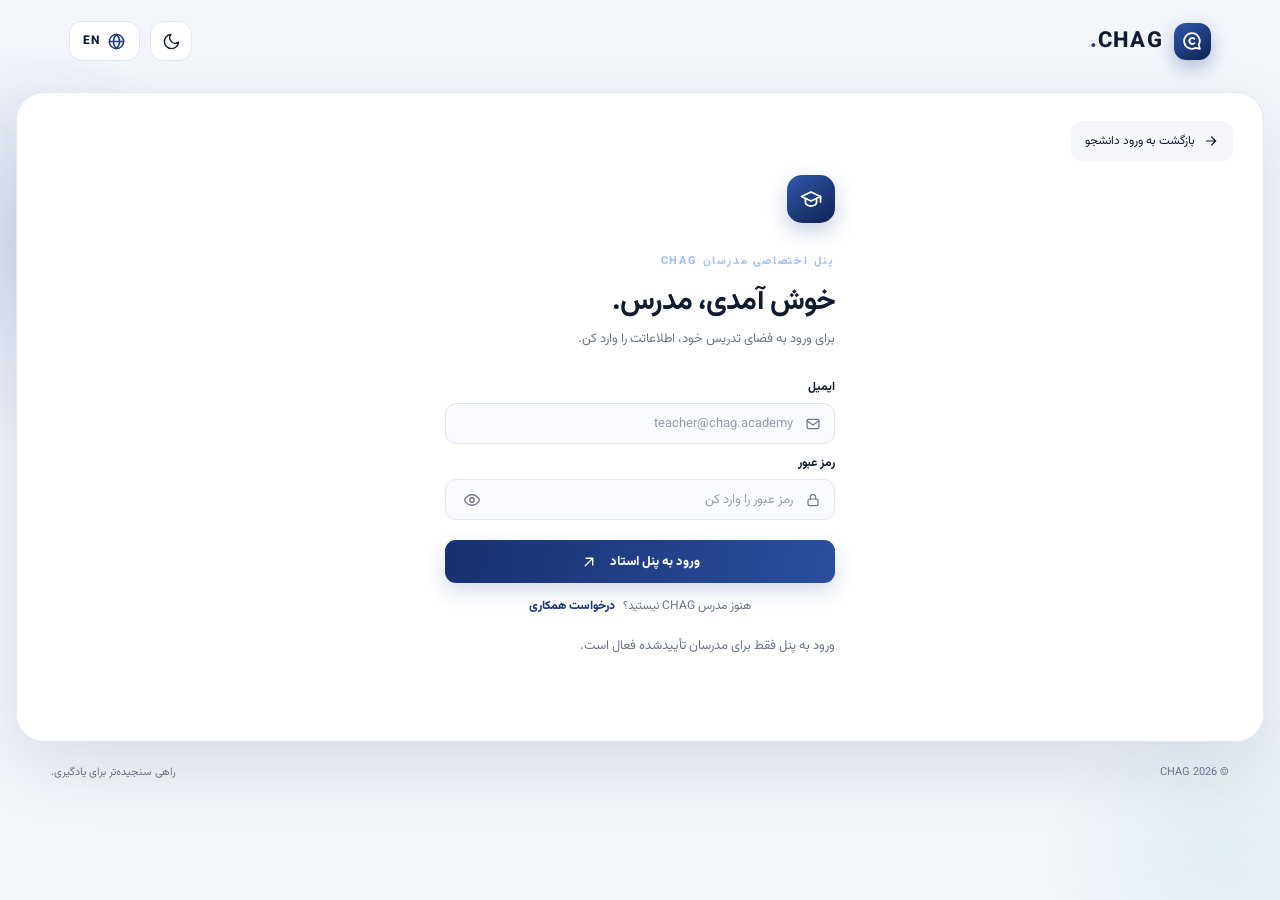
<file: teacher-login.html>
<!doctype html><html lang="fa" dir="rtl"><head><meta charset="UTF-8"><meta name="viewport" content="width=device-width, initial-scale=1.0"><meta name="theme-color" content="#f2f5fa"><link rel="icon" href="data:image/svg+xml,%3Csvg xmlns='http://www.w3.org/2000/svg' viewBox='0 0 24 24'%3E%3Crect width='24' height='24' rx='6.5' fill='%23142a5e'/%3E%3Cg transform='translate(4.6 4.6) scale(.617)' fill='none' stroke='white' stroke-width='2.6' stroke-linecap='round' stroke-linejoin='round'%3E%3Cpath d='M12 3.5a8.5 8.5 0 1 0 4.1 15.9l4.4 1.1-1.2-4.3A8.5 8.5 0 0 0 12 3.5z'/%3E%3Cpath d='M14.6 9.7a3.2 3.2 0 1 0 0 4.6'/%3E%3C/g%3E%3C/svg%3E"><title data-i18n="titleTeacherLogin">CHAG</title><link rel="preconnect" href="https://fonts.googleapis.com"><link rel="preconnect" href="https://fonts.gstatic.com" crossorigin><link href="https://fonts.googleapis.com/css2?family=DM+Sans:wght@400;500;600;700;800&family=Vazirmatn:wght@400;500;600;700;800&display=swap" rel="stylesheet"><link rel="stylesheet" href="css/styles.css"></head><body><div class="ambient ambient-one"></div><div class="ambient ambient-two"></div><header class="topbar"><a class="brand" href="index.html" aria-label="CHAG home"><span class="brand-mark"><svg class="ico" viewBox="0 0 24 24" aria-hidden="true" focusable="false"><path d="M12 3.5a8.5 8.5 0 1 0 4.1 15.9l4.4 1.1-1.2-4.3A8.5 8.5 0 0 0 12 3.5z"/><path d="M14.6 9.7a3.2 3.2 0 1 0 0 4.6"/></svg></span><span>CHAG<span class="brand-dot">.</span></span></a><div class="top-actions"><button class="icon-button" id="themeToggle" type="button" aria-label="Toggle theme" title="Theme"><svg class="ico ico-moon" viewBox="0 0 24 24" aria-hidden="true" focusable="false"><path d="M21 12.8A9 9 0 1 1 11.2 3a7 7 0 0 0 9.8 9.8z"/></svg><svg class="ico ico-sun" viewBox="0 0 24 24" aria-hidden="true" focusable="false"><circle cx="12" cy="12" r="4"/><path d="M12 2v2M12 20v2M4.9 4.9l1.4 1.4M17.7 17.7l1.4 1.4M2 12h2M20 12h2M4.9 19.1l1.4-1.4M17.7 6.3l1.4-1.4"/></svg></button><button class="language-button" id="languageToggle"><span class="globe"><svg class="ico" viewBox="0 0 24 24" aria-hidden="true" focusable="false"><circle cx="12" cy="12" r="9"/><path d="M3 12h18M12 3c2.6 2.6 3.9 5.6 3.9 9S14.6 18.4 12 21c-2.6-2.6-3.9-5.6-3.9-9S9.4 5.6 12 3z"/></svg></span><span id="languageLabel">EN</span></button></div></header><main class="main-shell"><section class="teacher-screen" id="teacherScreen">
      <button class="back-button" id="backToStudent" type="button"><svg class="ico ico-flip" viewBox="0 0 24 24" aria-hidden="true" focusable="false"><path d="M19 12H5M11 6l-6 6 6 6"/></svg><span data-i18n="backStudent">Back to student sign in</span></button>
      <div class="teacher-card">
        <div class="teacher-symbol"><svg class="ico" viewBox="0 0 24 24" aria-hidden="true" focusable="false"><path d="M2.5 9.5 12 5l9.5 4.5L12 14z"/><path d="M6.5 11.8V16c0 1.4 2.5 3 5.5 3s5.5-1.6 5.5-3v-4.2"/><path d="M21.5 9.5V15"/></svg></div><span class="form-kicker" data-i18n="teacherPortal">CHAG INSTRUCTOR PORTAL</span>
        <h2 data-i18n="teacherTitle">Welcome, instructor.</h2><p data-i18n="teacherSubtitle">Sign in to access your teaching workspace.</p>
        <form id="teacherForm">
          <div class="field-group"><label for="teacherEmail" data-i18n="emailLabel">Email address</label><div class="input-wrap"><span class="field-icon"><svg class="ico" viewBox="0 0 24 24" aria-hidden="true" focusable="false"><rect x="3" y="5" width="18" height="14" rx="2.5"/><path d="m3.5 7.5 8.5 6 8.5-6"/></svg></span><input id="teacherEmail" type="email" autocomplete="email" placeholder="teacher@chag.academy" required></div></div>
          <div class="field-group"><label for="teacherPassword" data-i18n="passwordLabel">Password</label><div class="input-wrap"><span class="field-icon"><svg class="ico" viewBox="0 0 24 24" aria-hidden="true" focusable="false"><rect x="4.5" y="10.5" width="15" height="10" rx="2.5"/><path d="M8 10.5V8a4 4 0 0 1 8 0v2.5"/></svg></span><input id="teacherPassword" type="password" autocomplete="current-password" data-i18n-placeholder="passwordPlaceholder" placeholder="Enter your password" required><button class="password-toggle" type="button" id="teacherPasswordToggle" aria-label="Show password"><svg class="ico ico-eye" viewBox="0 0 24 24" aria-hidden="true" focusable="false"><path d="M2 12s3.6-7 10-7 10 7 10 7-3.6 7-10 7S2 12 2 12z"/><circle cx="12" cy="12" r="3"/></svg><svg class="ico ico-eyeoff" viewBox="0 0 24 24" aria-hidden="true" focusable="false"><path d="M9.9 5.2A10 10 0 0 1 12 5c6.4 0 10 7 10 7a17 17 0 0 1-3.2 4M6.3 6.4C3.6 8.1 2 12 2 12s3.6 7 10 7c1.6 0 3-.4 4.3-1"/><path d="M3 3l18 18"/><path d="M10 10a3 3 0 0 0 4 4"/></svg></button></div></div>
          <div class="form-message" id="teacherMessage" role="status"></div><button class="primary-button" type="submit"><span data-i18n="teacherContinue">Continue to instructor portal</span><span class="button-arrow"><svg class="ico" viewBox="0 0 24 24" aria-hidden="true" focusable="false"><path d="M7 17 17 7M8 7h9v9"/></svg></span></button>
        </form>
        <div class="teacher-apply-link"><span data-i18n="notTeacherYet">عضو کادر آموزشی نیستید؟</span> <a href="teacher-apply.html" data-i18n="applyAsTeacher">درخواست همکاری</a></div>
        <p class="terms" data-i18n="teacherLater">The instructor workspace will be configured in the next stage.</p>
      </div>
    </section>
    </main><footer class="page-footer"><span>© 2026 CHAG</span><span data-i18n="footerMade">A more thoughtful way to learn.</span></footer><script src="js/translations.js"></script><script src="js/shared.js"></script><script src="js/teacher-login.js"></script></body></html>
</file>
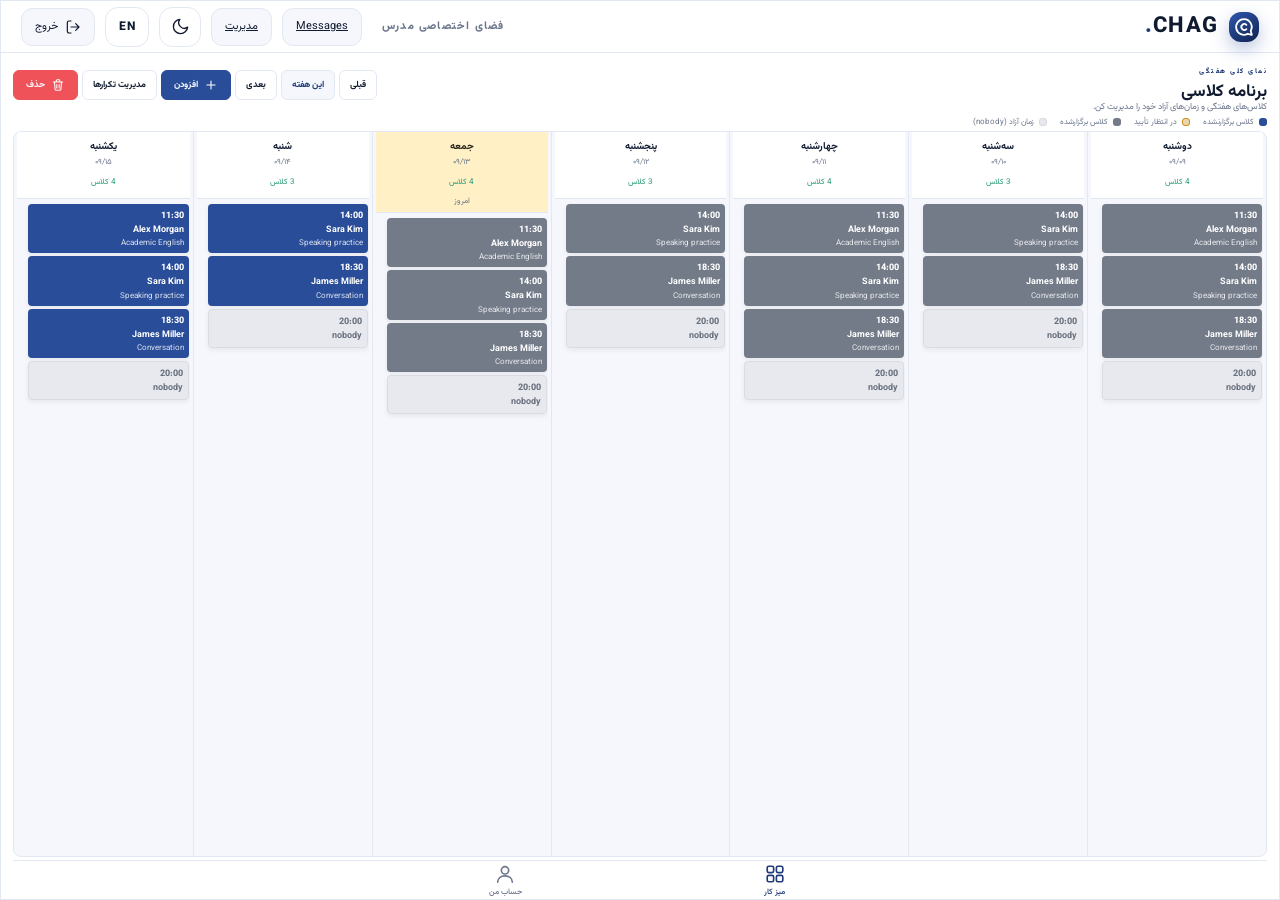
<file: teacher.html>
<!doctype html><html lang="fa" dir="rtl"><head><meta charset="UTF-8"><meta name="viewport" content="width=device-width, initial-scale=1.0"><meta name="theme-color" content="#f2f5fa"><link rel="icon" href="data:image/svg+xml,%3Csvg xmlns='http://www.w3.org/2000/svg' viewBox='0 0 24 24'%3E%3Crect width='24' height='24' rx='6.5' fill='%23142a5e'/%3E%3Cg transform='translate(4.6 4.6) scale(.617)' fill='none' stroke='white' stroke-width='2.6' stroke-linecap='round' stroke-linejoin='round'%3E%3Cpath d='M12 3.5a8.5 8.5 0 1 0 4.1 15.9l4.4 1.1-1.2-4.3A8.5 8.5 0 0 0 12 3.5z'/%3E%3Cpath d='M14.6 9.7a3.2 3.2 0 1 0 0 4.6'/%3E%3C/g%3E%3C/svg%3E"><title data-i18n="titleTeacher">CHAG</title><link rel="preconnect" href="https://fonts.googleapis.com"><link rel="preconnect" href="https://fonts.gstatic.com" crossorigin><link href="https://fonts.googleapis.com/css2?family=DM+Sans:wght@400;500;600;700;800&family=Vazirmatn:wght@400;500;600;700;800&display=swap" rel="stylesheet"><link rel="stylesheet" href="css/styles.css"></head><body><div class="ambient ambient-one"></div><div class="ambient ambient-two"></div><main class="main-shell"><section class="teacher-workspace" id="teacherWorkspace">
      <header class="teacher-topbar">
        <a class="brand" href="#" aria-label="CHAG"><span class="brand-mark"><svg class="ico" viewBox="0 0 24 24" aria-hidden="true" focusable="false"><path d="M12 3.5a8.5 8.5 0 1 0 4.1 15.9l4.4 1.1-1.2-4.3A8.5 8.5 0 0 0 12 3.5z"/><path d="M14.6 9.7a3.2 3.2 0 1 0 0 4.6"/></svg></span><span>CHAG<span class="brand-dot">.</span></span></a>
        <div class="teacher-top-actions">
          <span class="teacher-role" id="teacherRoleLabel">INSTRUCTOR WORKSPACE</span><a class="teacher-logout" href="chat.html?from=teacher" data-chat-origin="teacher">Messages</a><a class="teacher-logout" href="admin.html" data-t="adminLink">Administration</a>
          <button class="icon-button" id="teacherThemeToggle" type="button" aria-label="Toggle theme" title="Theme"><svg class="ico ico-moon" viewBox="0 0 24 24" aria-hidden="true" focusable="false"><path d="M21 12.8A9 9 0 1 1 11.2 3a7 7 0 0 0 9.8 9.8z"/></svg><svg class="ico ico-sun" viewBox="0 0 24 24" aria-hidden="true" focusable="false"><circle cx="12" cy="12" r="4"/><path d="M12 2v2M12 20v2M4.9 4.9l1.4 1.4M17.7 17.7l1.4 1.4M2 12h2M20 12h2M4.9 19.1l1.4-1.4M17.7 6.3l1.4-1.4"/></svg></button>
          <button class="language-button" id="teacherLanguageToggle">EN</button>
          <button class="teacher-logout" id="teacherLogout" type="button"><svg class="ico" viewBox="0 0 24 24" aria-hidden="true" focusable="false"><path d="M9 21H6a2.5 2.5 0 0 1-2.5-2.5v-13A2.5 2.5 0 0 1 6 3h3"/><path d="M16 17l5-5-5-5M21 12H9"/></svg><span data-t="logout">Log out</span></button>
        </div>
      </header>
      <div class="teacher-board-wrap">
        <div class="teacher-board-heading">
          <div><span class="app-overline" data-t="weeklyOverview">WEEKLY OVERVIEW</span><h2 data-t="teacherScheduleTitle">Class timetable</h2><p data-t="teacherScheduleSub">Manage your weekly classes and available time slots.</p></div>
          <div class="teacher-week-controls">
            <button id="weekLast" data-t="lastWeek">Last</button><button class="current-week" id="weekCurrent" data-t="thisWeek">This week</button><button id="weekNext" data-t="nextWeek">Next</button><button class="add-class-btn" id="addClassBtn" type="button"><svg class="ico" viewBox="0 0 24 24" aria-hidden="true" focusable="false"><path d="M12 5v14M5 12h14"/></svg><span data-t="addClass">Add</span></button><button class="secondary-button" id="manageRecurringBtn" type="button" data-t="manageRecurring">Manage recurring</button><button class="delete-mode-btn" id="deleteModeBtn" type="button"><svg class="ico" viewBox="0 0 24 24" aria-hidden="true" focusable="false"><path d="M4 7h16M10 11v6M14 11v6M6 7l1 12.5A2 2 0 0 0 9 21h6a2 2 0 0 0 2-1.5L18 7M9 7V4.5A1.5 1.5 0 0 1 10.5 3h3A1.5 1.5 0 0 1 15 4.5V7"/></svg><span data-t="deleteClass">Delete</span></button>
          </div>
        </div>
        <div class="teacher-stats" id="teacherStats"><div class="stat-card"><svg class="ico" viewBox="0 0 24 24" aria-hidden="true" focusable="false"><path d="M20 11V7.5A2.5 2.5 0 0 0 17.5 5h-11A2.5 2.5 0 0 0 4 7.5v11A2.5 2.5 0 0 0 6.5 21H11"/><path d="M4 10h16M8 3v4M16 3v4"/><circle cx="17" cy="17" r="4.5"/><path d="M17 14.8V17l1.5 1"/></svg><div><b id="statClasses">0</b><span data-t="statClasses">Booked this week</span></div></div><div class="stat-card"><svg class="ico" viewBox="0 0 24 24" aria-hidden="true" focusable="false"><circle cx="12" cy="12" r="9"/><path d="M12 7v5l3 2"/></svg><div><b id="statFree">0</b><span data-t="statFree">Open slots</span></div></div><div class="stat-card warn"><svg class="ico" viewBox="0 0 24 24" aria-hidden="true" focusable="false"><path d="M6 3h12M6 21h12M7 3v3.5a5 5 0 0 0 2 4L12 12l-3 1.5a5 5 0 0 0-2 4V21M17 3v3.5a5 5 0 0 1-2 4L12 12l3 1.5a5 5 0 0 1 2 4V21"/></svg><div><b id="statPending">0</b><span data-t="statPending">Awaiting approval</span></div></div></div>
        <div class="teacher-legend"><span><i class="legend-square future"></i><span data-t="futureClass">Upcoming class</span></span><span><i class="legend-square pending"></i><span data-t="pendingClass">Awaiting approval</span></span><span><i class="legend-square past"></i><span data-t="pastClass">Past class</span></span><span><i class="legend-square free"></i><span data-t="freeSlot">Available time (nobody)</span></span></div>
        <div class="timetable-scroll"><div class="teacher-timetable" id="teacherTimetable"></div></div>
        <div class="teacher-bottom-nav"><button class="active" id="workbenchTab"><span><svg class="ico" viewBox="0 0 24 24" aria-hidden="true" focusable="false"><rect x="3.5" y="3.5" width="7" height="7" rx="1.8"/><rect x="13.5" y="3.5" width="7" height="7" rx="1.8"/><rect x="3.5" y="13.5" width="7" height="7" rx="1.8"/><rect x="13.5" y="13.5" width="7" height="7" rx="1.8"/></svg></span><b data-t="workbench">Workbench</b></button><button id="teacherMeTab"><span><svg class="ico" viewBox="0 0 24 24" aria-hidden="true" focusable="false"><circle cx="12" cy="8" r="4"/><path d="M4 21c0-4.4 3.6-7 8-7s8 2.6 8 7"/></svg></span><b data-t="me">Me</b></button></div>
      </div>
      <div class="teacher-modal-backdrop" id="classModal" hidden>
        <form class="teacher-modal" id="classForm">
          <button class="modal-close" type="button" id="closeClassModal" aria-label="Close"><svg class="ico" viewBox="0 0 24 24" aria-hidden="true" focusable="false"><path d="M6 6l12 12M18 6 6 18"/></svg></button>
          <span class="app-overline" data-t="newEntry">NEW TIMETABLE ENTRY</span><h3 data-t="addClassTitle">Add a class or available time</h3>
          <label><span data-t="dateLabel">Date</span><input type="date" id="classDate" required></label>
          <div class="modal-fields"><label><span data-t="timeLabel">Start time</span><input type="time" id="classTime" value="12:00" required></label><label><span data-t="endTime">End time</span><input type="time" id="classEndTime" value="13:00"></label><label><span data-t="studentName">Student name</span><input type="text" id="classStudent" data-t-placeholder="leaveEmpty" placeholder="Leave empty for nobody"></label></div>
          <label><span data-t="classDetails">Class / course details</span><input type="text" id="classDetailsInput" data-t-placeholder="detailsPlaceholder" placeholder="e.g. Speaking practice"></label>
          <label><span data-t="notesLabel">Notes</span><textarea id="classNotes" rows="2" data-t-placeholder="optional" placeholder="Optional"></textarea></label><label><span data-t="statusLabel">Booking status</span><select id="classStatus"><option value="pending" data-status="pending">Awaiting approval</option><option value="confirmed" data-status="confirmed">Confirmed</option><option value="cancelled" data-status="cancelled">Cancelled</option></select></label>
          <label class="repeat-option"><span><input type="checkbox" id="repeatWeekly"> <span data-t="repeatLabel">Repeat weekly on this day</span></span></label>
          <div id="repeatEndWrap" hidden><label><span data-t="repeatEnd">Repeat until</span><select id="repeatEndMode"><option value="never" data-t="noEnd">No end date</option><option value="date" data-t="specificDate">Specific date</option></select></label><label id="repeatEndDateWrap" hidden><span data-t="endDate">End date</span><input type="date" id="repeatEndDate"></label></div>
          <div class="modal-actions"><button class="primary-button" id="saveClassBtn" type="submit"><span data-t="saveEntry">Save entry</span></button><button class="secondary-button" id="deleteEntryBtn" type="button" hidden>Delete class</button></div>
          <p class="modal-hint" data-t="emptyStudentHint">If the student field is empty, this time will appear as available (nobody).</p>
        </form>
      </div>
      <div class="teacher-modal-backdrop" id="profileModal" hidden>
        <form class="teacher-modal" id="teacherProfileForm">
          <button class="modal-close" type="button" id="closeProfileModal" aria-label="Close"><svg class="ico" viewBox="0 0 24 24" aria-hidden="true" focusable="false"><path d="M6 6l12 12M18 6 6 18"/></svg></button>
          <span class="app-overline" data-t="meKicker">MY PROFILE</span><h3 data-t="meTitle">Instructor profile</h3>
          <label><span data-t="pName">Display name</span><input type="text" id="pName" maxlength="60" required></label>
          <label><span data-t="pLink">Meeting link (Zoom / Google Meet)</span><input type="url" id="pLink" placeholder="https://meet.google.com/..." dir="ltr"></label>
          <label><span data-t="pRate">Rate per 50-minute session (USD)</span><input type="number" id="pRate" min="5" max="300" step="1" dir="ltr"></label>
          <label><span data-t="pBio">Short bio</span><textarea id="pBio" rows="3" maxlength="500"></textarea></label>
          <button class="primary-button" type="submit"><span id="pSaveText" data-t="pSave">Save profile</span></button>
        </form>
      </div>
    </section>
    </main><script src="js/translations.js"></script><script src="js/shared.js"></script><script src="js/teacher.js"></script></body></html>
</file>
<file: css/styles.css>
:root{--bg:#f2f5fa;--surface:#fff;--surface-soft:#f5f7fc;--text:#101a30;--muted:#6b768d;--line:#e2e8f2;--accent:#1e3a7b;--accent2:#35569f;--visual:#0a1430;--visual2:#16295a;--shadow:0 24px 70px rgba(12,24,56,.10);--field:#f9fbfe;--ok:#1f9d74;--danger:#d64550;--warn:#c98a1b;color-scheme:light}
*{box-sizing:border-box}html{min-width:320px}body{margin:0;min-height:100vh;background:var(--bg);color:var(--text);font-family:'DM Sans','Vazirmatn',sans-serif;transition:background .45s,color .45s;overflow-x:hidden}body[dir=rtl]{font-family:'Vazirmatn','DM Sans',sans-serif}body.dark{--bg:#0b101c;--surface:#141b2b;--surface-soft:#1a2236;--text:#eef2fb;--muted:#9aa6bf;--line:#26304a;--accent:#8fb0ff;--accent2:#b4caff;--visual:#0b1427;--visual2:#14285a;--field:#1a2236;--shadow:0 24px 70px rgba(0,0,0,.40);--ok:#3fcf9f;--danger:#ff7a83;--warn:#e6b04b;color-scheme:dark}
button,input{font:inherit}button{cursor:pointer}.ambient{position:fixed;border-radius:50%;filter:blur(1px);pointer-events:none;z-index:-1}.ambient-one{width:420px;height:420px;background:radial-gradient(circle,rgba(40,80,170,.14),transparent 68%);top:4%;left:-180px}.ambient-two{width:360px;height:360px;background:radial-gradient(circle,rgba(99,180,190,.10),transparent 68%);bottom:-130px;right:-120px}
.topbar{height:82px;max-width:1440px;margin:auto;padding:0 5.4%;display:flex;align-items:center;justify-content:space-between}.brand{display:flex;align-items:center;gap:11px;text-decoration:none;color:var(--text);font-weight:800;font-size:22px;letter-spacing:1.2px}.brand-mark{width:37px;height:37px;border-radius:12px;background:linear-gradient(145deg,#2f58ad,#0f2250);display:grid;place-items:center;color:white;font-size:21px;box-shadow:0 7px 18px #2c529d55}.brand-dot{color:var(--accent)}.top-actions{display:flex;gap:10px;align-items:center}.icon-button,.language-button{height:40px;border:1px solid var(--line);background:var(--surface);color:var(--text);border-radius:13px;display:flex;align-items:center;justify-content:center;transition:.25s}.icon-button{width:42px}.icon-button svg{width:19px;fill:none;stroke:currentColor;stroke-width:1.7;stroke-linecap:round}.language-button{padding:0 13px;gap:8px;font-size:12px;font-weight:800;letter-spacing:.5px}.globe{font-size:20px;color:var(--accent)}.icon-button:hover,.language-button:hover{border-color:var(--accent);transform:translateY(-2px)}
.main-shell{max-width:1440px;margin:0 auto;padding:12px 5.4% 22px}.auth-layout{min-height:650px;display:grid;grid-template-columns:1.02fr .98fr;background:var(--surface);border:1px solid var(--line);border-radius:28px;overflow:hidden;box-shadow:var(--shadow);position:relative;isolation:isolate}.visual-panel{grid-column:1;grid-row:1;position:relative;overflow:hidden;padding:72px 7.5%;background:radial-gradient(ellipse at 85% 18%,#24407f 0,transparent 38%),linear-gradient(145deg,var(--visual),var(--visual2));color:white;display:flex;align-items:center;transition:background .7s}.form-panel{grid-column:2;grid-row:1;display:flex;align-items:center;justify-content:center;padding:48px 7%;background:var(--surface);transition:background .45s}.form-wrap{width:min(100%,410px);position:relative;z-index:2}.visual-content{max-width:510px;position:relative;z-index:2}.eyebrow,.form-kicker{font-size:10px;font-weight:800;letter-spacing:1.8px;color:#a1bffa}.eyebrow{display:flex;align-items:center;gap:10px}.eyebrow-dot{width:7px;height:7px;border-radius:50%;background:#92b4f9;box-shadow:0 0 0 5px #92b4f925}.visual-content h1{font-size:clamp(42px,5vw,66px);line-height:1.08;letter-spacing:-2px;margin:27px 0 20px;font-weight:700}.visual-content h1 em{font-style:normal;color:#a1bffa}.visual-content>p{max-width:420px;color:#bfc5d0;font-size:15px;line-height:1.9;margin:0}.visual-stats{display:flex;gap:42px;margin-top:58px}.visual-stats div{display:flex;flex-direction:column;gap:7px}.visual-stats strong{font-size:23px;letter-spacing:-.5px}.visual-stats span{font-size:10px;color:#a5abb8}.visual-orbit{position:absolute;border:1px solid #ffffff12;border-radius:50%;pointer-events:none}.orbit-a{width:530px;height:530px;right:-250px;top:-170px}.orbit-b{width:390px;height:390px;right:-180px;top:-100px;border-color:#98b9fa30}.floating-note{position:absolute;display:flex;align-items:center;gap:11px;padding:12px 15px;border-radius:15px;background:#ffffff12;border:1px solid #ffffff20;backdrop-filter:blur(12px);box-shadow:0 15px 35px #080b1230;animation:float 5s ease-in-out infinite}.floating-note b,.floating-note small{display:block}.floating-note b{font-size:10px}.floating-note small{font-size:9px;color:#b8c0cf;margin-top:4px}.note-top{right:-8px;top:-36px}.note-bottom{left:2px;bottom:-105px;animation-delay:-2s}.note-icon{width:30px;height:30px;border-radius:10px;background:#98b9fa25;display:grid;place-items:center;color:#b9cffb}.avatar-stack{display:flex;direction:ltr}.avatar-stack i{font-style:normal;width:25px;height:25px;border-radius:50%;display:grid;place-items:center;margin-left:-6px;border:2px solid #343c4c;background:#d7b9a8;color:#252c39;font-size:9px;font-weight:800}.avatar-stack i:nth-child(2){background:#b9c8d9}.avatar-stack i:nth-child(3){background:#d5c28e}.visual-footer{position:absolute;bottom:25px;left:7.5%;right:7.5%;display:flex;justify-content:space-between;color:#8b93a4;font-size:8px;letter-spacing:1.5px}.form-heading{margin-bottom:27px}.form-kicker{font-size:9px}.form-heading h2,.teacher-card h2{font-size:29px;letter-spacing:-.9px;margin:11px 0 7px;line-height:1.25}.form-heading p,.teacher-card>p{font-size:12px;color:var(--muted);margin:0;line-height:1.8}.mode-switch{height:46px;padding:4px;display:grid;grid-template-columns:1fr 1fr;background:var(--surface-soft);border-radius:12px;position:relative;margin-bottom:22px}.mode-tab{border:0;background:transparent;color:var(--muted);font-size:11px;font-weight:700;z-index:1;border-radius:9px;transition:color .25s}.mode-tab.active{color:var(--text)}.mode-indicator{position:absolute;top:4px;bottom:4px;left:4px;width:calc(50% - 4px);border-radius:9px;background:var(--surface);box-shadow:0 2px 8px #161c2912;transition:transform .42s cubic-bezier(.2,.8,.2,1)}body[dir=rtl] .mode-indicator{left:auto;right:4px}.auth-layout.signup .mode-indicator{transform:translateX(100%)}body[dir=rtl] .auth-layout.signup .mode-indicator{transform:translateX(-100%)}.field-group{margin-bottom:14px}.field-group label{display:block;font-size:10px;font-weight:700;margin-bottom:7px;color:var(--text)}.label-row{display:flex;align-items:center;justify-content:space-between}.text-link{font-size:9px;color:var(--accent);text-decoration:none}.input-wrap{height:46px;border:1px solid var(--line);border-radius:11px;background:var(--field);display:flex;align-items:center;padding:0 13px;gap:10px;transition:border .25s,box-shadow .25s}.input-wrap:focus-within{border-color:var(--accent);box-shadow:0 0 0 3px color-mix(in srgb,var(--accent) 12%,transparent)}.field-icon{color:var(--muted);font-size:15px;width:15px;text-align:center}.input-wrap input{width:100%;min-width:0;border:0;outline:0;background:transparent;color:var(--text);font-size:11px}.input-wrap input::placeholder{color:#a7a8b3}.password-toggle{border:0;background:none;color:var(--muted);padding:4px}.name-field,.confirm-field{display:none}.auth-layout.signup .name-field,.auth-layout.signup .confirm-field{display:block;animation:fadeUp .4s both}.auth-layout.signup .form-wrap{animation:softShift .55s both}.primary-button{height:48px;width:100%;border:0;border-radius:11px;color:white;background:linear-gradient(105deg,#173070,#2b4f9e);box-shadow:0 9px 20px #2d55a633;display:flex;align-items:center;justify-content:center;gap:12px;font-size:11px;font-weight:800;margin-top:5px;transition:transform .25s,box-shadow .25s}.primary-button:hover{transform:translateY(-2px);box-shadow:0 13px 25px #2d55a644}.button-arrow{font-size:17px}.separator{display:flex;align-items:center;gap:12px;color:var(--muted);font-size:8px;letter-spacing:1.2px;margin:20px 0 14px}.separator:before,.separator:after{content:"";height:1px;background:var(--line);flex:1}.google-button{height:46px;width:100%;border:1px solid var(--line);border-radius:11px;background:var(--surface);color:var(--text);display:flex;align-items:center;justify-content:center;gap:11px;font-size:10px;font-weight:700;transition:.25s}.google-button:hover{border-color:var(--accent);background:var(--surface-soft)}.google-g{font-size:16px;font-weight:800;background:conic-gradient(from -45deg,#4285f4 0 25%,#34a853 25% 50%,#fbbc05 50% 75%,#ea4335 75%);color:transparent;background-clip:text}.teacher-entry{display:flex;align-items:center;justify-content:center;gap:5px;margin-top:23px;font-size:9px;color:var(--muted)}.teacher-entry button{border:0;background:none;color:var(--accent);font-size:9px;font-weight:800;padding:5px}.teacher-entry button span{font-size:13px;margin-inline-start:3px}.terms{text-align:center;color:var(--muted);font-size:8px;line-height:1.8;margin:17px 0 0}.form-message{min-height:0;font-size:10px;color:var(--accent);margin:0 0 8px;line-height:1.6}.form-message:not(:empty){min-height:18px}.page-footer{display:flex;justify-content:space-between;padding:19px 4px 0;color:var(--muted);font-size:9px}.mobile-brand{display:none}
.teacher-screen{min-height:650px;border:1px solid var(--line);border-radius:28px;background:var(--surface);box-shadow:var(--shadow);position:relative;display:grid;place-items:center;padding:70px 20px;animation:fadeUp .45s both}.back-button{position:absolute;top:28px;inset-inline-start:30px;border:0;background:var(--surface-soft);color:var(--text);border-radius:10px;padding:11px 14px;font-size:10px}.teacher-card{width:min(100%,390px)}.teacher-symbol{width:48px;height:48px;display:grid;place-items:center;background:linear-gradient(145deg,#2f58ad,#0f2250);border-radius:15px;color:#fff;font-size:22px;margin-bottom:25px;box-shadow:0 8px 20px #2c529d44}.teacher-card form{margin-top:27px}.teacher-card .primary-button{margin-top:20px}.teacher-card .terms{text-align:start;margin-top:20px}
@keyframes float{0%,100%{transform:translateY(0)}50%{transform:translateY(-9px)}}@keyframes fadeUp{from{opacity:0;transform:translateY(12px)}to{opacity:1;transform:translateY(0)}}@keyframes softShift{0%{opacity:.55;transform:translateX(14px)}100%{opacity:1;transform:translateX(0)}}
/* The signup transition deliberately slides the visual/form composition in the opposite direction. */
.auth-layout.signup .visual-panel{animation:panelSlide .58s cubic-bezier(.2,.8,.2,1) both;background:radial-gradient(ellipse at 15% 80%,#2f4f94 0,transparent 40%),linear-gradient(145deg,#0b1736,#1c366f)}.auth-layout.signup .form-panel{animation:formSlide .58s cubic-bezier(.2,.8,.2,1) both}.auth-layout.signup .visual-content h1 em{color:#abc6fb}@keyframes panelSlide{0%{transform:translateX(22px);filter:brightness(.9)}100%{transform:translateX(0);filter:hue-rotate(0)}}@keyframes formSlide{0%{transform:translateX(-18px);opacity:.7}100%{transform:translateX(0);opacity:1}}
body[dir=rtl] .visual-panel,body[dir=rtl] .form-panel{text-align:right}body[dir=rtl] .visual-stats{direction:rtl}body[dir=rtl] .visual-footer{direction:rtl}body[dir=rtl] .note-top{right:auto;left:-8px}body[dir=rtl] .note-bottom{left:auto;right:2px}
@media(max-width:1000px){.main-shell{padding-inline:3%}.topbar{padding-inline:3%}.auth-layout{min-height:620px}.visual-panel{padding-inline:7%}.form-panel{padding-inline:6%}.visual-content h1{font-size:48px}.visual-stats{gap:22px}.note-top{right:-20px}.note-bottom{left:-15px}}
@media(max-width:760px){.topbar{height:68px;padding-inline:5%}.main-shell{padding:5px 4% 18px}.auth-layout{display:flex;flex-direction:column;min-height:0;border-radius:22px}.visual-panel{min-height:260px;padding:32px 8% 55px;order:0}.visual-content h1{font-size:39px;margin:17px 0 10px}.visual-content>p{font-size:11px;max-width:360px}.visual-stats{margin-top:22px;gap:25px}.visual-stats strong{font-size:17px}.visual-stats span{font-size:8px}.floating-note{display:none}.visual-footer{bottom:15px;font-size:7px}.form-panel{padding:32px 8% 35px;order:1}.form-wrap{max-width:430px}.form-heading h2{font-size:25px}.form-heading{margin-bottom:20px}.teacher-screen{min-height:610px;border-radius:22px}.page-footer{padding-inline:4px}.auth-layout.signup .visual-panel{animation:mobilePanel .5s both}.auth-layout.signup .form-panel{animation:mobileForm .5s both}@keyframes mobilePanel{from{transform:translateY(10px);filter:brightness(.9)}to{transform:translateY(0);filter:none}}@keyframes mobileForm{from{opacity:.65;transform:translateY(12px)}to{opacity:1;transform:none}}}
@media(max-width:420px){.visual-panel{min-height:245px}.visual-content h1{font-size:34px}.visual-content>p{font-size:10px}.visual-stats{gap:17px}.visual-stats span{max-width:75px}.form-panel{padding-inline:6%}.form-heading h2{font-size:23px}.page-footer{font-size:8px}}
@media(prefers-reduced-motion:reduce){*,*:before,*:after{scroll-behavior:auto!important;animation-duration:.01ms!important;animation-iteration-count:1!important;transition-duration:.01ms!important}}
/* Student workspace */
.student-app{min-height:680px;border:1px solid var(--line);border-radius:25px;background:var(--surface);box-shadow:var(--shadow);overflow:hidden;display:grid;grid-template-columns:76px minmax(0,1fr);transition:background .4s}.app-sidebar{background:var(--surface-soft);border-inline-end:1px solid var(--line);padding:22px 12px;display:flex;flex-direction:column;gap:9px;overflow:hidden;transition:width .3s,background .4s;z-index:3}.app-sidebar:hover{width:205px}.side-brand{height:42px;display:flex;align-items:center;gap:10px;padding:0 5px 18px;margin-bottom:14px;white-space:nowrap;opacity:0;transition:opacity .2s}.app-sidebar:hover .side-brand{opacity:1}.side-brand .brand-mark{flex:0 0 34px;width:34px;height:34px}.side-brand b{font-size:16px}.side-link{height:44px;min-width:180px;border:0;border-radius:11px;background:transparent;color:var(--muted);display:flex;align-items:center;gap:17px;padding:0 13px;text-align:start;white-space:nowrap;transition:.2s}.side-link>span{width:22px;flex:0 0 22px;text-align:center;font-size:20px}.side-link b{font-size:10px;opacity:0;transition:opacity .2s}.app-sidebar:hover .side-link b{opacity:1}.side-link:hover,.side-link.active{background:color-mix(in srgb,var(--accent) 12%,transparent);color:var(--accent)}.side-bottom{margin-top:auto}.app-main{min-width:0;padding:30px clamp(18px,4vw,52px) 35px}.app-topline{display:flex;justify-content:space-between;align-items:center;gap:20px;margin-bottom:27px}.app-overline{font-size:8px;letter-spacing:1.5px;font-weight:800;color:var(--accent)}.app-topline h2{font-size:25px;margin:6px 0 0;letter-spacing:-.6px}.app-top-actions{display:flex;align-items:center;gap:9px}.app-top-actions .icon-button{width:38px;height:38px}.app-top-actions .language-button{height:38px;font-size:9px}.profile-chip{display:flex;align-items:center;gap:8px;font-size:10px;color:var(--muted);margin-inline-start:8px}.profile-avatar{width:31px;height:31px;border-radius:50%;display:grid;place-items:center;background:#dfe9fd;color:#2f4a80;font-weight:800}.welcome-banner{min-height:190px;border-radius:19px;background:linear-gradient(105deg,#0c1a3b,#1f3d7a);color:white;padding:29px 32px;display:flex;align-items:center;justify-content:space-between;overflow:hidden;position:relative}.banner-kicker{font-size:8px;letter-spacing:1.7px;color:#adc7fb;font-weight:800}.welcome-banner h3{font-size:25px;margin:10px 0 6px}.welcome-banner p{font-size:10px;color:#c1c7d4;margin:0}.banner-button{border:0;border-radius:9px;background:#99b9fa;color:#1c263a;padding:11px 15px;font-size:9px;font-weight:800;margin-top:18px}.banner-art{width:190px;height:150px;position:relative;display:grid;place-items:center;flex:0 0 190px}.art-ring{position:absolute;border:1px solid #aec8fb50;border-radius:50%;width:145px;height:145px}.ring-two{width:110px;height:110px;border-color:#aec8fb80}.art-letter{font-size:92px;font-weight:800;color:#b0c9fb;transform:rotate(-8deg);text-shadow:0 15px 35px #0a101d80}.art-letter span{font-size:23px;vertical-align:top;color:white}.section-heading{display:flex;align-items:end;justify-content:space-between;margin:29px 0 14px}.section-heading h3{font-size:18px;margin:5px 0 0}.subtle-link{border:0;background:none;color:var(--accent);font-size:9px;font-weight:700}.tutor-grid{display:grid;grid-template-columns:repeat(3,minmax(0,1fr));gap:14px}.tutor-card{border:1px solid var(--line);border-radius:15px;padding:13px;background:var(--surface);transition:transform .25s,border .25s,box-shadow .25s}.tutor-card:hover{transform:translateY(-4px);border-color:color-mix(in srgb,var(--accent) 40%,var(--line));box-shadow:0 12px 28px #161d2a10}.tutor-photo{height:115px;border-radius:10px;display:grid;place-items:center;font-size:29px;font-weight:800;color:#fff;letter-spacing:1px}.tutor-one{background:radial-gradient(circle at 75% 25%,#86a5e6,#243d73)}.tutor-two{background:radial-gradient(circle at 25% 25%,#e8c9b0,#9a6f5e)}.tutor-three{background:radial-gradient(circle at 75% 25%,#b5c9c2,#526c70)}.tutor-meta{display:flex;justify-content:space-between;align-items:center;margin-top:11px}.rating{font-size:9px;color:#d99d35;font-weight:800}.available-tag{font-size:8px;color:#319a76;background:#e6f6ef;padding:5px 8px;border-radius:20px}.tutor-card h4{font-size:13px;margin:8px 0 4px}.tutor-card p{font-size:9px;color:var(--muted);margin:0}.tutor-foot{border-top:1px solid var(--line);margin-top:12px;padding-top:10px;display:flex;align-items:center;justify-content:space-between;font-size:8px;color:var(--muted)}.tutor-foot button{width:27px;height:27px;border:0;border-radius:8px;background:var(--accent);color:white}.upcoming-strip{margin-top:18px;padding:17px 20px;border:1px solid var(--line);border-radius:14px;display:flex;align-items:center;justify-content:space-between;gap:15px}.upcoming-strip h3{font-size:12px;margin:5px 0}.upcoming-strip p{font-size:9px;color:var(--muted);margin:0}.outline-button{border:1px solid var(--accent);background:transparent;color:var(--accent);border-radius:9px;padding:10px 14px;font-size:9px;font-weight:800;white-space:nowrap}.booking-intro{margin-bottom:20px}.booking-intro h3{font-size:25px;margin:7px 0}.booking-intro p{font-size:10px;color:var(--muted);margin:0}.booking-layout{display:grid;grid-template-columns:minmax(170px,.8fr) minmax(260px,1.2fr) minmax(190px,.8fr);border:1px solid var(--line);border-radius:17px;overflow:hidden;min-height:420px;background:var(--surface)}.booking-tutor{padding:22px;background:var(--surface-soft);border-inline-end:1px solid var(--line)}.booking-avatar{width:55px;height:55px;border-radius:50%;display:grid;place-items:center;background:linear-gradient(140deg,#5d82cf,#1b3a7a);color:white;font-size:16px;font-weight:800;margin-bottom:20px}.booking-tutor h3{font-size:16px;margin:8px 0 4px}.booking-tutor>p{font-size:9px;color:var(--muted);margin:0 0 25px}.detail-line{font-size:9px;color:var(--muted);display:flex;gap:9px;margin:14px 0}.booking-note{font-size:9px;line-height:1.8;color:var(--muted);border-top:1px solid var(--line);margin-top:27px;padding-top:15px}.calendar-panel{padding:22px 17px;border-inline-end:1px solid var(--line)}.calendar-head{display:flex;align-items:center;justify-content:space-between;margin-bottom:20px}.calendar-head h3{font-size:15px;margin:7px 0 0}.calendar-arrows{display:flex;gap:6px}.calendar-arrows button{width:28px;height:28px;border:1px solid var(--line);border-radius:8px;background:var(--surface);color:var(--text);font-size:18px}.calendar-grid{display:grid;grid-template-columns:repeat(7,minmax(0,1fr));gap:5px}.calendar-cell{aspect-ratio:1;border:0;border-radius:9px;background:transparent;color:var(--text);font-size:9px;display:grid;place-items:center;position:relative}.calendar-cell.weekday{color:var(--muted);font-size:8px;font-weight:800}.calendar-cell.available:after{content:"";position:absolute;width:4px;height:4px;border-radius:50%;background:#5ab891;bottom:5px}.calendar-cell.available{background:color-mix(in srgb,#5ab891 8%,transparent)}.calendar-cell.selected{background:var(--accent);color:white}.calendar-cell.selected:after{background:white}.calendar-cell:disabled{opacity:.25}.calendar-legend{display:flex;gap:17px;margin-top:17px;font-size:8px;color:var(--muted)}.calendar-legend span{display:flex;align-items:center;gap:6px}.legend-dot{width:7px;height:7px;border-radius:50%;display:inline-block}.available-dot{background:#5ab891}.selected-dot{background:var(--accent)}.slots-panel{padding:22px 16px;display:flex;flex-direction:column;min-width:0}.slots-panel h3{font-size:13px;margin:8px 0 15px}.time-slots{display:grid;grid-template-columns:1fr 1fr;gap:7px;max-height:235px;overflow:auto;padding:1px 3px 5px 1px}.time-slot{border:1px solid var(--line);background:var(--surface);color:var(--accent);border-radius:8px;padding:9px 4px;font-size:9px;font-weight:700;transition:.2s}.time-slot:hover,.time-slot.selected{background:var(--accent);border-color:var(--accent);color:white}.booking-confirm{margin-top:auto;border-top:1px solid var(--line);padding-top:15px;display:flex;align-items:center;justify-content:space-between;gap:7px}.booking-confirm small,.booking-confirm b{display:block;font-size:8px;color:var(--muted)}.booking-confirm b{font-size:10px;color:var(--text);margin-top:5px}.booking-confirm button{border:0;border-radius:8px;padding:10px 12px;background:var(--accent);color:white;font-size:8px;font-weight:800}.booking-confirm button:disabled{opacity:.35;cursor:not-allowed}.booking-footnote{font-size:8px;color:var(--muted);line-height:1.6}.empty-sessions{min-height:300px;border:1px dashed var(--line);border-radius:16px;display:flex;flex-direction:column;align-items:center;justify-content:center;text-align:center;padding:30px}.empty-sessions>span{font-size:32px;color:var(--accent)}.empty-sessions h3{font-size:16px;margin:12px 0 5px}.empty-sessions p{font-size:10px;color:var(--muted)}.empty-sessions .primary-button{width:auto;padding:0 20px}.student-app[hidden],.app-page[hidden]{display:none!important}
@media(max-width:1050px){.booking-layout{grid-template-columns:minmax(150px,.7fr) minmax(250px,1.3fr)}.slots-panel{grid-column:1/-1;border-top:1px solid var(--line)}.time-slots{grid-template-columns:repeat(4,1fr);max-height:none}.booking-confirm{margin-top:12px}.tutor-photo{height:95px}}
@media(max-width:760px){.student-app{grid-template-columns:54px minmax(0,1fr);border-radius:20px}.app-sidebar{padding:18px 7px}.app-sidebar:hover{width:54px}.side-brand{display:none}.side-link{min-width:40px;padding:0;justify-content:center}.side-link b{display:none}.app-main{padding:22px 14px}.app-topline{align-items:flex-start}.app-topline h2{font-size:20px}.app-top-actions{gap:5px}.app-top-actions .language-button{padding:0 8px}.profile-chip{display:none}.welcome-banner{padding:22px 18px;min-height:170px}.welcome-banner h3{font-size:19px;max-width:250px}.welcome-banner p{max-width:230px;line-height:1.7}.banner-art{width:90px;flex-basis:90px;transform:scale(.7);margin-inline-end:-20px}.tutor-grid{grid-template-columns:1fr 1fr}.tutor-card:last-child{display:none}.tutor-photo{height:100px}.booking-layout{grid-template-columns:1fr}.booking-tutor,.calendar-panel{border-inline-end:0;border-bottom:1px solid var(--line)}.booking-tutor{display:grid;grid-template-columns:60px 1fr;column-gap:12px;align-items:center;padding:16px}.booking-avatar{grid-row:1/4;margin:0}.booking-tutor .app-overline{align-self:end}.booking-tutor h3{margin:3px 0}.booking-tutor>p{margin:0}.detail-line,.booking-note{display:none}.calendar-panel,.slots-panel{padding:19px 15px}.calendar-cell{font-size:10px}.time-slots{grid-template-columns:repeat(3,1fr)}.upcoming-strip{align-items:flex-start}.upcoming-strip .outline-button{padding:9px}.section-heading h3{font-size:16px}}
@media(max-width:420px){.app-topline{flex-direction:column}.app-top-actions{align-self:flex-end;margin-top:-5px}.welcome-banner{min-height:180px}.banner-art{display:none}.tutor-grid{gap:8px}.tutor-card{padding:9px}.tutor-photo{height:80px}.tutor-card h4{font-size:11px}.tutor-card p{font-size:8px}.tutor-foot{font-size:7px}.upcoming-strip{flex-direction:column}.time-slots{grid-template-columns:repeat(2,1fr)}}

/* CHAG instructor timetable */
.teacher-workspace{background:var(--surface);border:1px solid var(--line);border-radius:24px;overflow:hidden;box-shadow:var(--shadow);animation:workspaceIn .55s ease both;min-height:calc(100vh - 120px)}
@keyframes workspaceIn{from{opacity:0;transform:translateY(14px)}to{opacity:1;transform:translateY(0)}}
.teacher-topbar{height:72px;padding:0 28px;border-bottom:1px solid var(--line);display:flex;align-items:center;justify-content:space-between;background:var(--surface)}.teacher-top-actions{display:flex;align-items:center;gap:10px}.teacher-role{font-size:9px;letter-spacing:1.2px;color:var(--muted);font-weight:800;margin-inline-end:10px}.teacher-logout{height:38px;border:1px solid var(--line);background:var(--surface-soft);color:var(--text);border-radius:11px;padding:0 13px;font-size:11px}
.teacher-board-wrap{padding:26px 24px 0}.teacher-board-heading{display:flex;justify-content:space-between;align-items:flex-end;gap:20px;margin-bottom:17px}.teacher-board-heading h2{font-size:25px;margin:7px 0 5px}.teacher-board-heading p{font-size:11px;color:var(--muted);margin:0}.teacher-week-controls{display:flex;gap:5px;flex-wrap:wrap}.teacher-week-controls button{border:1px solid var(--line);background:var(--surface);color:var(--text);border-radius:8px;padding:10px 13px;font-size:10px;font-weight:700;transition:.2s}.teacher-week-controls button:hover{transform:translateY(-2px);border-color:var(--accent)}.teacher-week-controls .current-week{background:var(--surface-soft);color:var(--accent)}.teacher-week-controls .add-class-btn{background:#2a4d99;border-color:#2a4d99;color:#fff;padding-inline:17px}.teacher-week-controls .delete-mode-btn{background:#f05259;border-color:#f05259;color:#fff;padding-inline:17px}.teacher-week-controls .delete-mode-btn.active{box-shadow:0 0 0 3px #f0525940}
.teacher-legend{display:flex;gap:20px;align-items:center;margin:12px 0 14px;color:var(--muted);font-size:10px}.teacher-legend span{display:inline-flex;align-items:center;gap:7px}.legend-square{width:10px;height:10px;border-radius:3px;display:inline-block}.legend-square.future{background:#2a4d99}.legend-square.past{background:#737b89}.legend-square.free{background:#e7e9ee;border:1px solid #d5d8df}
.timetable-scroll{overflow-x:auto;border:1px solid var(--line);border-radius:12px;background:var(--surface-soft)}.teacher-timetable{display:grid;grid-template-columns:repeat(7,minmax(145px,1fr));min-width:1050px}.teacher-day{min-height:530px;border-inline-end:1px solid var(--line);padding:0 5px 12px}.teacher-day:last-child{border:0}.teacher-day-head{text-align:center;padding:15px 5px 13px;min-height:88px;border-bottom:1px solid var(--line);background:var(--surface)}.teacher-day-head strong{display:block;font-size:12px}.teacher-day-head small{display:block;color:var(--muted);font-size:10px;margin-top:5px}.teacher-day-head em{display:inline-block;font-style:normal;font-size:9px;color:#269c78;margin-top:5px}.teacher-day.today .teacher-day-head{background:#fff0c5}.teacher-day.today .teacher-day-head strong{color:#29251c}.teacher-day-items{padding-top:8px;display:flex;flex-direction:column;gap:5px}.timetable-item{position:relative;text-align:start;border:0;border-radius:6px;padding:8px 7px;min-height:48px;color:white;display:flex;flex-direction:column;gap:4px;box-shadow:0 2px 5px #11172212;transition:transform .18s,filter .18s;cursor:pointer}.timetable-item:hover{transform:translateY(-2px);filter:brightness(1.06)}.timetable-item.future{background:#2a4d99}.timetable-item.past{background:#737b89}.timetable-item.free{background:#e7e9ee;color:#69717f;border:1px solid #d9dce3}.timetable-item .item-time{font-size:10px;font-weight:800}.timetable-item .item-name{font-size:10px;font-weight:700;line-height:1.4;overflow-wrap:anywhere}.timetable-item .item-note{font-size:9px;opacity:.83;line-height:1.4}.timetable-item .item-status{font-size:8px;opacity:.82}.teacher-workspace.delete-mode .timetable-item{outline:2px dashed #f05259;outline-offset:1px}.teacher-bottom-nav{height:72px;margin-top:12px;border-top:1px solid var(--line);display:flex;justify-content:center;gap:clamp(70px,25vw,320px);align-items:center}.teacher-bottom-nav button{border:0;background:transparent;color:var(--muted);display:flex;flex-direction:column;align-items:center;gap:4px;min-width:65px}.teacher-bottom-nav button span{font-size:22px}.teacher-bottom-nav button b{font-size:10px;font-weight:500}.teacher-bottom-nav button.active{color:var(--accent)}.teacher-modal-backdrop{position:fixed;inset:0;background:#11141acc;backdrop-filter:blur(7px);z-index:30;display:grid;place-items:center;padding:18px}.teacher-modal-backdrop[hidden]{display:none}.teacher-modal{width:min(480px,100%);max-height:90vh;overflow:auto;background:var(--surface);border:1px solid var(--line);border-radius:20px;padding:27px;box-shadow:0 30px 90px #0005;position:relative;animation:workspaceIn .25s ease}.teacher-modal h3{font-size:20px;margin:8px 0 20px}.teacher-modal label{display:flex;flex-direction:column;gap:7px;font-size:11px;font-weight:700;margin:12px 0;color:var(--text)}.teacher-modal input,.teacher-modal textarea{width:100%;border:1px solid var(--line);border-radius:9px;background:var(--field);color:var(--text);padding:11px;font:inherit;font-size:12px;outline:none}.teacher-modal input:focus,.teacher-modal textarea:focus{border-color:var(--accent)}.modal-fields{display:grid;grid-template-columns:1fr 1.4fr;gap:12px}.modal-close{position:absolute;inset-inline-end:17px;top:14px;border:0;background:var(--surface-soft);color:var(--text);border-radius:50%;width:30px;height:30px;font-size:20px}.modal-hint{font-size:10px;color:var(--muted);line-height:1.7}.teacher-modal .primary-button{width:100%;margin-top:12px}.teacher-workspace[hidden]{display:none!important}
@media(max-width:900px){.teacher-board-heading{align-items:flex-start;flex-direction:column}.teacher-week-controls{width:100%}.teacher-week-controls button{flex:1}.teacher-board-wrap{padding:20px 14px 0}.teacher-topbar{padding:0 15px}.teacher-role{display:none}}
@media(max-width:520px){.teacher-topbar{height:62px}.teacher-top-actions{gap:5px}.teacher-top-actions .language-button{padding:0 9px}.teacher-logout{padding:0 8px;font-size:9px}.teacher-board-heading h2{font-size:21px}.teacher-legend{gap:10px;flex-wrap:wrap;font-size:9px}.teacher-week-controls button{padding:9px 7px;font-size:9px}.teacher-bottom-nav{height:62px}.modal-fields{grid-template-columns:1fr}}
.teacher-empty-day{padding:12px 6px;text-align:center;color:var(--muted);font-size:9px;border:1px dashed var(--line);border-radius:6px}.teacher-workspace[dir="rtl"] .teacher-day-head{text-align:center}

/* Separate-page routing and reliable hidden state */
[hidden]{display:none !important}
.hero-brand-title{font-size:clamp(4rem,10vw,8rem);letter-spacing:-.08em;font-weight:800;line-height:1}

/* CHAG refinement pass: true full-window layouts, compact cards and motion */
html,body{width:100%;min-height:100%;}
.main-shell{width:100%;max-width:none;margin:0;padding:10px 16px 14px;}
.student-app,.teacher-workspace{width:100%;max-width:none;min-height:calc(100dvh - 24px);border-radius:18px;}
.student-app{grid-template-columns:76px minmax(0,1fr);}
.app-main{padding:clamp(18px,2.2vw,34px) clamp(18px,3vw,48px) 24px;}
/* Six tutors per desktop row */
.tutor-grid{grid-template-columns:repeat(6,minmax(0,1fr));gap:10px;}
.tutor-card{min-width:0;padding:9px;border-radius:13px;}
.tutor-photo{height:76px;font-size:22px;border-radius:9px;}
.tutor-card h4{font-size:11px;margin:7px 0 3px;white-space:nowrap;overflow:hidden;text-overflow:ellipsis;}
.tutor-card p{font-size:8px;line-height:1.45;min-height:24px;}
.tutor-meta{margin-top:7px;gap:4px;}
.tutor-foot{margin-top:8px;padding-top:7px;font-size:7px;gap:3px;}
.tutor-foot button{width:24px;height:24px;flex:0 0 24px;}
.section-heading{margin:20px 0 10px;}
.welcome-banner{min-height:156px;padding:23px 28px;}
.upcoming-strip{margin-top:13px;padding:13px 17px;}
/* Floating profile panel */
.profile-chip-button{border:0;background:transparent;padding:3px 7px;border-radius:12px;cursor:pointer;transition:background .25s,transform .25s;}
.profile-chip-button:hover{background:var(--surface-soft);transform:translateY(-2px);}
.profile-overlay{position:fixed;inset:0;z-index:80;display:grid;place-items:center;padding:22px;}
.profile-overlay[hidden]{display:none!important;}
.profile-scrim{position:absolute;inset:0;border:0;background:rgba(13,14,25,.42);backdrop-filter:blur(8px);opacity:0;transition:opacity .25s;}
.profile-float{position:relative;z-index:1;width:min(460px,100%);padding:30px;background:var(--surface);color:var(--text);border:1px solid var(--line);border-radius:23px;box-shadow:0 35px 100px rgba(0,0,0,.25);opacity:0;transform:translateY(18px) scale(.97);transition:opacity .28s,transform .35s cubic-bezier(.2,.8,.2,1);}
.profile-overlay.is-open .profile-scrim{opacity:1;}
.profile-overlay.is-open .profile-float{opacity:1;transform:translateY(0) scale(1);}
.profile-close{position:absolute;top:14px;inset-inline-end:15px;width:34px;height:34px;border:1px solid var(--line);border-radius:10px;background:var(--surface-soft);color:var(--text);font-size:22px;}
.profile-head{display:flex;align-items:center;gap:15px;margin-bottom:25px;padding-inline-end:28px;}
.profile-large-avatar{width:60px;height:60px;flex:0 0 60px;border-radius:19px;display:grid;place-items:center;background:linear-gradient(140deg,#4a74d0,#14306b);color:white;font-size:24px;font-weight:800;box-shadow:0 10px 25px #2c519c44;}
.profile-head h2{font-size:22px;margin:5px 0;}
.profile-head p{font-size:10px;color:var(--muted);margin:0;}
.profile-form{display:grid;gap:14px;}
.profile-form label{display:grid;gap:7px;font-size:10px;font-weight:700;}
.profile-form input,.profile-form select{width:100%;height:43px;padding:0 12px;border:1px solid var(--line);border-radius:10px;background:var(--field);color:var(--text);font:inherit;font-size:11px;outline:0;}
.profile-form input:focus,.profile-form select:focus{border-color:var(--accent);box-shadow:0 0 0 3px color-mix(in srgb,var(--accent) 12%,transparent);}
.profile-form .primary-button{margin-top:5px;}
/* Lively but restrained interaction language */
button,a,.tutor-card,.teacher-day,.calendar-cell,.time-slot,.timetable-item{ -webkit-tap-highlight-color:transparent; }
.tutor-card,.welcome-banner,.upcoming-strip,.booking-layout,.teacher-day,.teacher-modal,.empty-sessions{animation:chagRise .55s cubic-bezier(.2,.75,.25,1) both;}
.tutor-card:nth-child(2){animation-delay:.04s}.tutor-card:nth-child(3){animation-delay:.08s}.tutor-card:nth-child(4){animation-delay:.12s}.tutor-card:nth-child(5){animation-delay:.16s}.tutor-card:nth-child(6){animation-delay:.20s}
.tutor-photo{transition:transform .4s cubic-bezier(.2,.8,.2,1),filter .4s;}
.tutor-card:hover .tutor-photo{transform:scale(1.035);filter:saturate(1.12);}
.side-link{position:relative;}
.side-link:before{content:"";position:absolute;inset:7px auto 7px 0;width:3px;border-radius:5px;background:var(--accent);transform:scaleY(0);transition:transform .25s;}
.side-link.active:before{transform:scaleY(1);}
.app-page:not([hidden]){animation:pageReveal .42s cubic-bezier(.2,.75,.25,1) both;}
.calendar-cell,.time-slot,.outline-button,.banner-button,.primary-button,.google-button,.teacher-week-controls button{transition:transform .22s,box-shadow .25s,background .25s,border-color .25s,color .25s;}
.calendar-cell:not(:disabled):hover,.time-slot:hover{transform:translateY(-3px);box-shadow:0 7px 15px color-mix(in srgb,var(--accent) 18%,transparent);}
.banner-button:hover,.outline-button:hover,.primary-button:hover,.google-button:hover{transform:translateY(-2px);}
.teacher-day{transition:background .3s,transform .3s;}
.teacher-day:hover{background:color-mix(in srgb,var(--accent) 3%,var(--surface));}
.teacher-board-wrap{padding-inline:clamp(14px,2vw,30px);}
.teacher-topbar{padding-inline:clamp(15px,2.5vw,34px);}
@keyframes chagRise{from{opacity:0;transform:translateY(16px)}to{opacity:1;transform:translateY(0)}}
@keyframes pageReveal{from{opacity:0;transform:translateY(9px) scale(.995);filter:blur(2px)}to{opacity:1;transform:none;filter:blur(0)}}
@keyframes softPulse{0%,100%{box-shadow:0 0 0 0 color-mix(in srgb,var(--accent) 0%,transparent)}50%{box-shadow:0 0 0 7px color-mix(in srgb,var(--accent) 8%,transparent)}}
/* Login fits a typical laptop viewport without vertical scrolling */
@media(min-width:761px){
 body:has(.auth-layout){min-height:100dvh;display:flex;flex-direction:column;}
 body:has(.auth-layout) .topbar{width:100%;max-width:none;height:66px;padding-inline:clamp(18px,4vw,64px);flex:0 0 66px;}
 body:has(.auth-layout) .main-shell{flex:1;display:flex;align-items:center;padding:8px clamp(18px,4vw,64px);}
 .auth-layout{width:100%;min-height:min(690px,calc(100dvh - 126px));height:min(760px,calc(100dvh - 126px));border-radius:22px;}
 .visual-panel{padding:clamp(28px,4vw,58px) 7%;}
 .form-panel{padding:18px 5%;overflow-y:auto;}
 .form-heading{margin-bottom:15px;}
 .form-heading h2{font-size:clamp(22px,2vw,27px);margin:7px 0 5px;}
 .mode-switch{height:40px;margin-bottom:14px;}
 .field-group{margin-bottom:10px;}
 .input-wrap{height:41px;}
 .primary-button{height:43px;}
 .separator{margin:12px 0 10px;}
 .google-button{height:41px;}
 .teacher-entry{margin-top:13px;}
 .terms{margin-top:9px;}
 .page-footer{width:100%;padding:8px clamp(18px,4vw,64px);flex:0 0 34px;}
}
@media(min-width:1500px){.app-main{padding-inline:56px}.tutor-photo{height:88px}.tutor-card{padding:11px}}
@media(max-width:1200px){.tutor-grid{grid-template-columns:repeat(3,minmax(0,1fr));}.tutor-photo{height:90px;}}
@media(max-width:760px){
 .main-shell{padding:5px 5px 8px;}
 .student-app,.teacher-workspace{min-height:calc(100dvh - 10px);border-radius:14px;}
 .tutor-grid{grid-template-columns:repeat(2,minmax(0,1fr));}
 .tutor-card:last-child{display:block;}
 .tutor-photo{height:82px;}
 .profile-float{padding:24px 19px;}
 body:has(.auth-layout) .main-shell{display:block;padding:5px 4%;}
 body:has(.auth-layout) .auth-layout{height:auto;min-height:0;}
 body:has(.auth-layout) .form-panel{overflow:visible;}
}
@media(max-height:760px) and (min-width:761px){
 .auth-layout{height:calc(100dvh - 108px);min-height:0;}
 .visual-content h1{font-size:clamp(38px,4.3vw,58px);margin:17px 0 12px;}
 .visual-stats{margin-top:30px;}
 .floating-note{transform:scale(.9);}
 .form-heading{margin-bottom:10px;}
 .field-group{margin-bottom:8px;}
 .input-wrap{height:38px;}
 .primary-button,.google-button{height:39px;}
 .separator{margin:9px 0 7px;}
 .teacher-entry{margin-top:8px;}
 .terms{margin-top:5px;}
}
@media(prefers-reduced-motion:reduce){.tutor-card,.welcome-banner,.upcoming-strip,.booking-layout,.teacher-day,.teacher-modal,.empty-sessions,.app-page:not([hidden]){animation:none!important}}

/* CHAG auth refinement: compact formal copy and teacher onboarding */
.form-panel{align-items:flex-start;overflow-y:auto;}
.form-wrap{margin:auto 0;width:min(100%,430px);}
.visual-content>p{max-width:390px;font-size:14px;line-height:1.75;}
.visual-content h1{margin:20px 0 14px;}
.visual-stats{margin-top:42px;}
.form-heading{margin-bottom:18px;}
.form-heading h2{font-size:clamp(22px,2vw,27px);}
.auth-layout.signup .form-heading{margin-bottom:13px;}
.auth-layout.signup .field-group{margin-bottom:8px;}
.auth-layout.signup .input-wrap{height:39px;}
.auth-layout.signup .mode-switch{margin-bottom:12px;height:39px;}
.auth-layout.signup .separator{margin:9px 0 8px;}
.auth-layout.signup .google-button{height:40px;}
.teacher-apply-link{margin-top:14px;text-align:center;font-size:10px;color:var(--muted);}
.teacher-apply-link a{color:var(--accent);font-weight:800;text-decoration:none;margin-inline-start:5px;}
.teacher-apply-link a:hover{text-decoration:underline;}
.apply-screen .teacher-card form{margin-top:20px;}
.apply-screen .teacher-card .field-group{margin-bottom:12px;}
.apply-screen .teacher-card .input-wrap{height:43px;}
.apply-screen .teacher-card .terms{margin-top:14px;}
@media(min-width:761px){
 body:has(.auth-layout) .form-panel{overflow-y:auto;}
 body:has(.auth-layout) .form-wrap{margin-block:auto;}
 body:has(.auth-layout) .auth-layout.signup{min-height:min(690px,calc(100dvh - 126px));}
}
@media(max-height:820px) and (min-width:761px){
 .visual-stats{margin-top:26px;gap:30px;}
 .form-heading{margin-bottom:10px;}
 .auth-layout.signup .field-group{margin-bottom:6px;}
 .auth-layout.signup .input-wrap{height:36px;}
 .auth-layout.signup .primary-button{height:39px;}
 .auth-layout.signup .separator{margin:7px 0 6px;}
 .auth-layout.signup .google-button{height:37px;}
 .auth-layout.signup .teacher-entry{margin-top:8px;}
 .auth-layout.signup .terms{margin-top:5px;}
}

/* =====================================================================
   CHAG v2 — navy theme, SVG icons, readability, instructor application
   ===================================================================== */
:root{--on-accent:#fff}body.dark{--on-accent:#0a1430}
:focus-visible{outline:2px solid var(--accent);outline-offset:2px}
button:focus:not(:focus-visible){outline:none}

/* ---- icons ---- */
.ico{width:1.15em;height:1.15em;fill:none;stroke:currentColor;stroke-width:1.8;stroke-linecap:round;stroke-linejoin:round;flex:0 0 auto;vertical-align:middle}
.ico-fill{fill:currentColor;stroke-width:1.2}
body[dir=rtl] .ico-flip{transform:scaleX(-1)}
.ico-sun{display:none}body.dark .ico-sun{display:block}body.dark .ico-moon{display:none}
.icon-button .ico{width:19px;height:19px}
.globe{display:grid;place-items:center}.globe .ico{width:19px;height:19px}
.brand-mark .ico{width:22px;height:22px;stroke:#fff;stroke-width:2}
.side-brand .brand-mark .ico{width:20px;height:20px}
.field-icon{display:grid;place-items:center;width:16px}.field-icon .ico{width:16px;height:16px}
.password-toggle{display:grid;place-items:center}.password-toggle .ico{width:18px;height:18px}
.password-toggle .ico-eyeoff{display:none}.password-toggle.on .ico-eye{display:none}.password-toggle.on .ico-eyeoff{display:block}
.button-arrow{display:grid;place-items:center}.button-arrow .ico{width:18px;height:18px}
.google-g{display:grid;place-items:center;background:none;color:inherit;font-size:0}.ico-google{width:19px;height:19px}
.teacher-entry button{display:inline-flex;align-items:center;gap:6px}.teacher-entry button .ico{width:16px;height:16px}
.teacher-entry button span{font-size:12px;margin:0}
.back-button{display:inline-flex;align-items:center;gap:8px}.back-button .ico{width:16px;height:16px}
.teacher-symbol .ico{width:24px;height:24px;stroke:#fff}
.side-link>span{display:grid;place-items:center}.side-link>span .ico{width:21px;height:21px}
.rating{display:inline-flex;align-items:center;gap:4px}.rating .ico{width:12px;height:12px}
.tutor-foot button{display:grid;place-items:center}.tutor-foot button .ico{width:14px;height:14px}
.banner-button,.subtle-link{display:inline-flex;align-items:center;gap:7px}.banner-button .ico,.subtle-link .ico{width:14px;height:14px}
.art-letter span{display:inline-block}.art-letter span .ico{width:26px;height:26px;stroke:#fff;stroke-width:2.4}
.detail-line{align-items:center}.detail-line .ico{width:15px;height:15px;flex:0 0 15px}
.calendar-arrows button{display:grid;place-items:center}.calendar-arrows .ico{width:15px;height:15px}
.calendar-arrows button:disabled{opacity:.3;cursor:not-allowed}
.empty-sessions>span{display:grid;place-items:center}.empty-sessions>span .ico{width:40px;height:40px}
.profile-close,.modal-close{display:grid;place-items:center}.profile-close .ico,.modal-close .ico{width:16px;height:16px}
.teacher-bottom-nav button span{display:grid;place-items:center}.teacher-bottom-nav button span .ico{width:22px;height:22px}
.teacher-logout{display:inline-flex;align-items:center;gap:7px}.teacher-logout .ico{width:16px;height:16px}
.teacher-week-controls button{display:inline-flex;align-items:center;justify-content:center;gap:6px}.teacher-week-controls .ico{width:14px;height:14px}

/* ---- dark-mode contrast on accent fills ---- */
.calendar-cell.selected,.time-slot:hover,.time-slot.selected,.tutor-foot button,.booking-confirm button{color:var(--on-accent)}
.calendar-cell.selected:after{background:var(--on-accent)}
body.dark .primary-button{background:linear-gradient(105deg,#2c58bd,#4a7ae0);box-shadow:0 9px 20px #0006}
body.dark .brand-mark,body.dark .teacher-symbol{box-shadow:0 7px 18px #0006}
.calendar-cell.today{box-shadow:inset 0 0 0 1px var(--accent)}

/* ---- missing tutor photos (cards 4–6 had no background) ---- */
.tutor-four{background:radial-gradient(circle at 75% 25%,#e6cf9b,#8a6a2f)}
.tutor-five{background:radial-gradient(circle at 25% 25%,#9db7e8,#2c4a86)}
.tutor-six{background:radial-gradient(circle at 75% 25%,#e6b7bd,#8a4f5c)}

/* ---- readability: the original UI used 7–10px text ---- */
.field-group label{font-size:12px}.input-wrap input{font-size:13px}.input-wrap input::placeholder{color:var(--muted);opacity:.7}
.form-heading p,.teacher-card>p{font-size:13px}.mode-tab{font-size:13px}.primary-button{font-size:13px}.google-button{font-size:12px}
.teacher-entry,.teacher-entry button{font-size:12px}.terms{font-size:11px}.text-link{font-size:11px}.form-message{font-size:12px}
.page-footer{font-size:11px}.separator{font-size:10px}.visual-stats span{font-size:11px}.eyebrow,.form-kicker{font-size:11px}.visual-footer{font-size:10px}
.teacher-apply-link{font-size:12px}.back-button{font-size:12px}
.side-link b{font-size:12px}.app-overline{font-size:10px}.profile-chip{font-size:12px}.welcome-banner p{font-size:13px}.banner-kicker{font-size:10px}
.banner-button{font-size:12px}.subtle-link{font-size:12px}.tutor-card h4{font-size:13px}.tutor-card p{font-size:11px;min-height:30px}
.rating{font-size:11px}.available-tag{font-size:10px}.tutor-foot{font-size:10px}.upcoming-strip h3{font-size:14px}.upcoming-strip p{font-size:12px}
.outline-button{font-size:12px}.booking-intro p{font-size:13px}.detail-line,.booking-note{font-size:12px}.booking-tutor>p{font-size:12px}
.calendar-cell{font-size:12px}.calendar-cell.weekday{font-size:11px}.calendar-legend{font-size:11px}.time-slot{font-size:12px}
.booking-confirm small{font-size:11px}.booking-confirm b{font-size:13px}.booking-confirm button{font-size:11px}.booking-footnote{font-size:11px;line-height:1.8}
.empty-sessions p{font-size:13px}.profile-form label{font-size:12px}.profile-form input,.profile-form select{font-size:13px}.profile-head p{font-size:12px}
.teacher-role{font-size:11px}.teacher-week-controls button{font-size:12px}.teacher-legend{font-size:12px}.teacher-day-head small{font-size:12px}
.teacher-day-head em{font-size:11px}.timetable-item .item-time,.timetable-item .item-name{font-size:12px}.timetable-item .item-note{font-size:11px}
.timetable-item .item-status{font-size:10px}.teacher-bottom-nav button b{font-size:12px}.teacher-empty-day{font-size:11px}.teacher-modal label{font-size:12px}
.teacher-modal input,.teacher-modal textarea{font-size:13px}.modal-hint{font-size:11px}

/* ---- landing hero points ---- */
.hero-points{list-style:none;padding:0;margin:30px 0 0;display:grid;gap:11px}
.hero-points li{display:flex;align-items:center;gap:11px;font-size:13px;color:#d3dcf1}
.hero-points .ico{width:30px;height:30px;padding:7px;border-radius:10px;background:#ffffff14;color:#a9c2ff;flex:0 0 30px}
@media(max-height:860px),(max-width:760px){.hero-points{display:none}}

/* ---- student additions ---- */
.filter-row{display:flex;gap:8px;flex-wrap:wrap;margin-bottom:14px}
.chip-filter{border:1px solid var(--line);background:var(--surface);color:var(--text);padding:8px 14px;border-radius:999px;font-size:12px;font-weight:700;transition:.2s}
.chip-filter:hover{border-color:var(--accent)}.chip-filter.active{background:var(--accent);color:var(--on-accent);border-color:var(--accent)}
.empty-filter{padding:26px;text-align:center;color:var(--muted);font-size:13px;border:1px dashed var(--line);border-radius:14px}
.tutor-card{cursor:pointer}
.how-strip{display:grid;grid-template-columns:repeat(3,1fr);gap:12px;margin-top:18px}
.how-step{display:flex;gap:13px;align-items:flex-start;padding:15px 16px;border:1px solid var(--line);border-radius:14px;background:var(--surface-soft)}
.how-step>.ico{width:38px;height:38px;padding:9px;border-radius:12px;background:color-mix(in srgb,var(--accent) 12%,transparent);color:var(--accent);flex:0 0 38px}
.how-step b{font-size:13px}.how-step p{font-size:12px;color:var(--muted);margin:4px 0 0;line-height:1.7}
.change-tutor{margin-top:16px;border:1px solid var(--line);background:var(--surface);color:var(--accent);border-radius:9px;padding:9px 12px;font-size:12px;font-weight:700}
.booking-toast{display:flex;align-items:center;gap:9px;margin-top:12px;padding:11px 12px;border-radius:11px;background:color-mix(in srgb,var(--ok) 12%,transparent);font-size:12px;line-height:1.6;flex-wrap:wrap}
.booking-toast .ico{color:var(--ok);width:18px;height:18px;flex:0 0 18px}
.booking-toast button{border:0;background:none;color:var(--accent);font-weight:800;font-size:12px;padding:0}
.sessions-list{display:grid;gap:12px}
.session-card{display:flex;align-items:center;gap:16px;padding:14px 18px;border:1px solid var(--line);border-radius:15px;background:var(--surface);animation:chagRise .4s both;flex-wrap:wrap}
.session-card.past{opacity:.6}
.session-date{width:58px;height:58px;border-radius:14px;background:color-mix(in srgb,var(--accent) 11%,transparent);color:var(--accent);display:grid;place-content:center;text-align:center;flex:0 0 58px}
.session-date b{font-size:20px;line-height:1}.session-date span{font-size:11px;margin-top:3px}
.session-info{flex:1;min-width:140px}.session-info h4{font-size:14px;margin:0 0 4px}.session-info p{font-size:12px;color:var(--muted);margin:0}
.status-badge{display:inline-flex;align-items:center;gap:6px;font-size:11px;font-weight:800;padding:6px 10px;border-radius:999px}
.status-badge .ico{width:14px;height:14px}
.status-badge.pending{background:color-mix(in srgb,var(--warn) 16%,transparent);color:var(--warn)}
.status-badge.confirmed{background:color-mix(in srgb,var(--ok) 15%,transparent);color:var(--ok)}
.cancel-btn{display:inline-flex;align-items:center;gap:6px;border:1px solid var(--line);background:var(--surface-soft);color:var(--muted);border-radius:9px;padding:8px 11px;font-size:11px;font-weight:700}
.cancel-btn:hover{color:var(--danger);border-color:var(--danger)}.cancel-btn .ico{width:14px;height:14px}
@media(max-width:760px){.how-strip{grid-template-columns:1fr}}

/* ---- teacher additions ---- */
.teacher-stats{display:grid;grid-template-columns:repeat(3,minmax(0,1fr));gap:10px;margin:2px 0 6px}
.stat-card{display:flex;align-items:center;gap:12px;padding:13px 15px;border:1px solid var(--line);border-radius:13px;background:var(--surface-soft)}
.stat-card>.ico{width:38px;height:38px;padding:9px;border-radius:11px;background:color-mix(in srgb,var(--accent) 12%,transparent);color:var(--accent);flex:0 0 38px}
.stat-card.warn>.ico{background:color-mix(in srgb,var(--warn) 16%,transparent);color:var(--warn)}
.stat-card b{display:block;font-size:20px;line-height:1.2}.stat-card span{font-size:12px;color:var(--muted)}
.timetable-item.pending{background:color-mix(in srgb,var(--warn) 18%,var(--surface));color:var(--text);border:1px solid var(--warn)}
.legend-square.pending{background:color-mix(in srgb,var(--warn) 35%,transparent);border:1px solid var(--warn)}
@media(max-width:520px){.teacher-stats{grid-template-columns:1fr}}

/* ---- instructor application ---- */
.sr-input{position:absolute;width:1px;height:1px;opacity:0;pointer-events:none}
body:has(.apply-layout) .main-shell{padding:10px clamp(12px,3vw,48px) 14px}
.apply-layout{display:grid;grid-template-columns:minmax(300px,.72fr) minmax(0,1.5fr);border:1px solid var(--line);border-radius:22px;background:var(--surface);box-shadow:var(--shadow);overflow:clip}
.apply-side{position:relative;color:#fff;background:radial-gradient(ellipse at 90% 6%,#24407f 0,transparent 46%),linear-gradient(155deg,var(--visual),var(--visual2));padding:38px clamp(22px,3.4vw,46px)}
.apply-side-inner{position:sticky;top:26px}
.apply-back{display:inline-flex;align-items:center;gap:8px;color:#cfdaf5;text-decoration:none;font-size:12px;background:#ffffff14;border:1px solid #ffffff1f;padding:9px 13px;border-radius:10px;margin-bottom:34px;transition:.2s}
.apply-back:hover{background:#ffffff22}.apply-back .ico{width:16px;height:16px}
.apply-side h1{font-size:clamp(26px,2.6vw,36px);line-height:1.35;margin:16px 0 12px;font-weight:800;letter-spacing:-.5px}
.apply-side-text{font-size:14px;line-height:1.9;color:#c3cde6;margin:0 0 26px}
.apply-benefits{list-style:none;padding:0;margin:0 0 30px;display:grid;gap:14px}
.apply-benefits li{display:flex;gap:12px;align-items:flex-start;font-size:13px;line-height:1.75;color:#e3eaf9}
.apply-benefits .ico{width:34px;height:34px;padding:8px;border-radius:11px;background:#ffffff14;color:#a9c2ff;flex:0 0 34px}
.process-title{font-size:11px;letter-spacing:1.4px;font-weight:800;color:#9db6ee;margin-bottom:10px}
.apply-process{list-style:none;padding:0;margin:0 0 24px;display:grid}
.apply-process li{display:flex;gap:12px;align-items:center;font-size:13px;padding:8px 0}
.apply-process li b{font-weight:600;line-height:1.6}
.apply-process li span{width:28px;height:28px;border-radius:50%;display:grid;place-items:center;border:1px solid #ffffff40;font-size:12px;font-weight:800;flex:0 0 28px}
.apply-privacy{display:flex;gap:10px;font-size:12px;line-height:1.7;color:#b8c5e3;padding-top:18px;border-top:1px solid #ffffff1f}
.apply-privacy .ico{flex:0 0 20px;width:20px;height:20px;color:#8fb0ff}
.apply-main{padding:34px clamp(18px,4.5vw,64px) 36px;min-width:0}
.apply-head h2{font-size:clamp(22px,2.2vw,28px);margin:8px 0 6px;letter-spacing:-.5px}
.apply-head p{font-size:13px;color:var(--muted);margin:0 0 22px;line-height:1.8}
.stepper{list-style:none;display:grid;grid-template-columns:repeat(4,1fr);gap:8px;margin:0 0 10px;padding:0}
.step-btn{width:100%;display:flex;align-items:center;gap:10px;border:1px solid var(--line);background:var(--surface-soft);color:var(--muted);border-radius:12px;padding:10px 12px;font-size:12px;font-weight:700;text-align:start;transition:.2s}
.step-btn:disabled{opacity:.55;cursor:not-allowed}
.step-num{width:26px;height:26px;border-radius:50%;display:grid;place-items:center;background:var(--surface);border:1px solid var(--line);font-size:12px;flex:0 0 26px}
.step-btn.active{border-color:var(--accent);color:var(--text);background:color-mix(in srgb,var(--accent) 9%,var(--surface))}
.step-btn.active .step-num{background:var(--accent);color:var(--on-accent);border-color:var(--accent)}
.step-btn.done .step-num{background:var(--ok);color:#fff;border-color:var(--ok)}
.progress{height:4px;border-radius:4px;background:var(--line);overflow:hidden;margin-bottom:26px}
.progress i{display:block;height:100%;width:25%;background:linear-gradient(90deg,var(--accent2),var(--accent));border-radius:4px;transition:width .4s}
.apply-step{border:0;padding:0;margin:0;min-width:0;display:none}
.apply-step.active{display:block;animation:pageReveal .4s both}
.apply-step legend{display:flex;align-items:center;gap:10px;font-size:18px;font-weight:800;margin:0 0 18px;padding:0;float:none;width:100%}
.legend-ico{width:36px;height:36px;border-radius:11px;display:grid;place-items:center;background:color-mix(in srgb,var(--accent) 12%,transparent);color:var(--accent)}
.legend-ico .ico{width:19px;height:19px}
.grid-2{display:grid;grid-template-columns:1fr 1fr;gap:0 14px}
.apply-main .field-group{margin-bottom:16px}
.apply-main .input-wrap{height:46px}
.apply-main .input-wrap input[dir=ltr]{text-align:start}
.area-wrap{height:auto!important;padding:10px 13px;align-items:stretch}
.area-wrap textarea{width:100%;border:0;background:transparent;resize:vertical;outline:0;color:var(--text);font:inherit;font-size:13px;line-height:1.8;min-height:96px}
.select-wrap{position:relative}
.select-wrap select{width:100%;border:0;outline:0;background:transparent;color:var(--text);font:inherit;font-size:13px;appearance:none;-webkit-appearance:none;padding-inline-end:24px;cursor:pointer;height:100%}
.select-wrap select option{color:#101a30;background:#fff}
.select-wrap .caret{position:absolute;inset-inline-end:13px;top:50%;transform:translateY(-50%);width:16px;height:16px;pointer-events:none;color:var(--muted)}
.field-hint{font-size:11.5px;color:var(--muted);margin:6px 2px 0;line-height:1.7}
.field-error{font-size:12px;color:var(--danger);margin:6px 2px 0;line-height:1.6}
.field-group.invalid>.input-wrap{border-color:var(--danger);box-shadow:0 0 0 3px color-mix(in srgb,var(--danger) 12%,transparent)}
.group-label{font-size:12px;font-weight:700;margin-bottom:9px}
.req{color:var(--danger);font-style:normal;margin-inline-start:3px}
.chip-set{display:flex;flex-wrap:wrap;gap:8px}
.chip{position:relative;cursor:pointer;display:inline-flex}
.chip input{position:absolute;opacity:0;inset:0;width:100%;height:100%;margin:0;cursor:pointer}
.chip span{display:inline-flex;align-items:center;padding:9px 14px;border:1px solid var(--line);border-radius:12px;font-size:12.5px;font-weight:600;line-height:1.6;color:var(--text);background:var(--field);transition:.18s}
.chip:hover span{border-color:var(--accent)}
.chip input:checked+span{background:var(--accent);border-color:var(--accent);color:var(--on-accent)}
.chip input:focus-visible+span{outline:2px solid var(--accent);outline-offset:2px}
.field-group.invalid .chip span{border-color:var(--danger)}
.file-btn,.file-drop{display:inline-flex;align-items:center;gap:9px;padding:11px 16px;border-radius:12px;border:1px dashed color-mix(in srgb,var(--accent) 55%,var(--line));background:color-mix(in srgb,var(--accent) 6%,transparent);color:var(--accent);font-size:13px;font-weight:700;cursor:pointer;transition:.2s}
.file-btn:hover,.file-drop:hover{background:color-mix(in srgb,var(--accent) 11%,transparent)}
.file-btn .ico,.file-drop .ico{width:18px;height:18px}
.file-drop{width:100%;justify-content:center;padding:20px}
.field-group:has(.sr-input:focus-visible) .file-btn,.field-group:has(.sr-input:focus-visible) .file-drop{outline:2px solid var(--accent);outline-offset:2px}
.field-group.invalid .file-btn,.field-group.invalid .file-drop{border-color:var(--danger)}
.file-list{list-style:none;margin:10px 0 0;padding:0;display:grid;gap:6px}
.file-list li{font-size:12px;padding:8px 12px;border-radius:9px;background:var(--surface-soft);border:1px solid var(--line);direction:ltr;text-align:left;overflow:hidden;text-overflow:ellipsis;white-space:nowrap}
.photo-row{display:flex;align-items:center;gap:16px}
.photo-preview{width:84px;height:84px;border-radius:50%;background:var(--surface-soft) center/cover no-repeat;border:1px dashed var(--muted);display:grid;place-items:center;color:var(--muted);flex:0 0 84px}
.photo-preview .ico{width:28px;height:28px}.photo-preview.has-img{border-style:solid;border-color:var(--accent)}.photo-preview.has-img .ico{display:none}
.agree-box{margin-top:6px;padding:14px 16px;border:1px solid var(--line);border-radius:14px;background:var(--surface-soft)}
.agree-box .field-group{margin-bottom:12px}.agree-box .field-group:last-child{margin-bottom:0}
.check-row{display:flex!important;align-items:flex-start;gap:12px;cursor:pointer;font-size:13px!important;font-weight:500!important;line-height:1.75;margin:0!important;position:relative}
.check-row input{position:absolute;opacity:0;width:1px;height:1px}
.check-box{flex:0 0 22px;width:22px;height:22px;border-radius:7px;border:1.5px solid var(--muted);display:grid;place-items:center;color:transparent;transition:.18s;margin-top:2px;background:var(--surface)}
.check-box .ico{width:14px;height:14px;stroke-width:3}
.check-row input:checked+.check-box{background:var(--accent);border-color:var(--accent);color:var(--on-accent)}
.check-row input:focus-visible+.check-box{outline:2px solid var(--accent);outline-offset:2px}
.field-group.invalid .check-box{border-color:var(--danger)}
.apply-main .form-message{color:var(--danger);font-size:12.5px;margin-top:6px}
.apply-nav{display:flex;align-items:center;justify-content:space-between;gap:12px;margin-top:22px;padding-top:20px;border-top:1px solid var(--line)}
.apply-nav .primary-button{width:auto;min-width:160px;padding:0 22px;margin:0}
.ghost-button{height:48px;display:inline-flex;align-items:center;gap:9px;padding:0 18px;border-radius:11px;border:1px solid var(--line);background:var(--surface);color:var(--text);font-size:13px;font-weight:700}
.ghost-button .ico{width:16px;height:16px}.ghost-button:hover{border-color:var(--accent)}
.step-count{font-size:12px;color:var(--muted);font-weight:700}
.draft-note{display:flex;gap:8px;align-items:center;justify-content:center;font-size:11.5px;color:var(--muted);margin:16px 0 0}
.draft-note .ico{width:15px;height:15px}
.apply-done{max-width:520px;margin:30px auto;text-align:center}
.done-ico{width:72px;height:72px;margin:0 auto 18px;border-radius:50%;display:grid;place-items:center;background:color-mix(in srgb,var(--ok) 14%,transparent);color:var(--ok)}
.done-ico .ico{width:34px;height:34px;stroke-width:2.4}
.apply-done h2{font-size:26px;margin:0 0 10px}
.apply-done>p{font-size:14px;line-height:1.9;color:var(--muted);margin:0 0 22px}
.code-box{display:flex;align-items:center;justify-content:center;gap:14px;flex-wrap:wrap;padding:14px 18px;border:1px dashed var(--accent);border-radius:14px;background:color-mix(in srgb,var(--accent) 6%,transparent);margin-bottom:24px}
.code-box small{font-size:12px;color:var(--muted)}.code-box b{font-size:20px;letter-spacing:1.5px;color:var(--accent)}
.copy-btn{display:inline-flex;align-items:center;gap:6px;border:1px solid var(--line);background:var(--surface);color:var(--text);border-radius:9px;padding:7px 11px;font-size:12px;font-weight:700}
.copy-btn .ico{width:14px;height:14px}
.apply-process.light{text-align:start;margin:0 0 20px}
.apply-process.light li span{border-color:var(--line);color:var(--accent)}
.done-note{display:flex;gap:8px;font-size:12px;color:var(--muted);text-align:start;line-height:1.8;background:var(--surface-soft);padding:12px 14px;border-radius:12px;margin:0 0 20px}
.done-note .ico{width:16px;height:16px;margin-top:3px;flex:0 0 16px}
.link-btn{display:inline-flex;text-decoration:none;width:auto;padding:0 24px;margin:0 auto}
@media(max-width:900px){
 .apply-layout{grid-template-columns:1fr}.apply-side{padding:24px 22px}.apply-side-inner{position:static}
 .apply-benefits,.process-title,.apply-process:not(.light),.apply-privacy{display:none}
 .apply-back{margin-bottom:18px}.apply-side-text{margin:0}.apply-side h1{font-size:24px}
}
@media(max-width:640px){
 .stepper{display:flex;gap:6px}.step-btn{padding:8px;justify-content:center;width:auto}.step-label{display:none}
 .step-btn.active{flex:1}.step-btn.active .step-label{display:inline}.stepper li{display:contents}
 .grid-2{grid-template-columns:1fr}.apply-main{padding:24px 16px 28px}
 .apply-nav .primary-button{min-width:0;flex:1}.step-count{display:none}
 .photo-row{align-items:flex-start}
}
.photo-side{display:flex;flex-direction:column;align-items:flex-start;flex:1;min-width:0}
.stat-card>div{flex:1;min-width:0}


/* CHAG teacher timetable: compact, viewport-first layout */
@media (min-width: 761px) {
  body:has(.teacher-workspace) {
    height: 100dvh;
    min-height: 0;
    overflow: hidden;
    display: flex;
    flex-direction: column;
  }
  body:has(.teacher-workspace) .main-shell {
    flex: 1 1 auto;
    min-height: 0;
    height: 100%;
    padding: 0;
    display: flex;
  }
  .teacher-workspace {
    display: flex;
    flex: 1 1 auto;
    flex-direction: column;
    min-height: 0 !important;
    height: 100%;
    border-radius: 0;
    overflow: hidden;
  }
  .teacher-topbar {
    height: 52px;
    min-height: 52px;
    padding-inline: 20px;
  }
  .teacher-topbar .brand-mark { width: 30px; height: 30px; }
  .teacher-board-wrap {
    flex: 1 1 auto;
    min-height: 0;
    display: flex;
    flex-direction: column;
    padding: 9px 12px 0;
    overflow: hidden;
  }
  .teacher-board-heading {
    flex: 0 0 auto;
    align-items: center;
    margin: 0 0 7px;
    gap: 10px;
  }
  .teacher-board-heading h2 { font-size: 17px; margin: 2px 0; }
  .teacher-board-heading p { font-size: 9px; }
  .teacher-board-heading .app-overline { font-size: 7px; }
  .teacher-week-controls { flex-wrap: nowrap; gap: 4px; }
  .teacher-week-controls button {
    padding: 7px 10px;
    border-radius: 6px;
    font-size: 9px;
    white-space: nowrap;
  }
  .teacher-week-controls .add-class-btn,
  .teacher-week-controls .delete-mode-btn { padding-inline: 12px; }
  .teacher-stats { display: none !important; }
  .teacher-legend {
    flex: 0 0 auto;
    margin: 3px 0 6px;
    gap: 13px;
    font-size: 8px;
  }
  .teacher-legend span { gap: 5px; }
  .legend-square { width: 8px; height: 8px; }
  .timetable-scroll {
    flex: 1 1 auto;
    min-height: 0;
    overflow: hidden;
    border-radius: 8px;
  }
  .teacher-timetable {
    width: 100%;
    min-width: 0;
    height: 100%;
    grid-template-columns: repeat(7, minmax(0, 1fr));
  }
  .teacher-day {
    min-width: 0;
    min-height: 0;
    height: 100%;
    padding: 0 3px 5px;
    overflow: hidden;
  }
  .teacher-day-head {
    min-height: 57px;
    padding: 7px 3px 5px;
  }
  .teacher-day-head strong { font-size: 10px; }
  .teacher-day-head small { font-size: 8px; margin-top: 2px; }
  .teacher-day-head em { font-size: 8px; margin-top: 2px; }
  .teacher-day-items {
    height: calc(100% - 57px);
    overflow-y: auto;
    overscroll-behavior: contain;
    padding: 5px 1px 4px;
    gap: 3px;
    scrollbar-width: thin;
  }
  .timetable-item {
    min-height: 32px;
    padding: 5px 5px;
    gap: 2px;
    border-radius: 4px;
  }
  .timetable-item .item-time { font-size: 9px; }
  .timetable-item .item-name { font-size: 9px; line-height: 1.25; }
  .timetable-item .item-note { font-size: 8px; line-height: 1.25; }
  .timetable-item .item-status { font-size: 7px; }
  .teacher-empty-day { padding: 7px 3px; font-size: 8px; }
  .teacher-bottom-nav {
    flex: 0 0 43px;
    height: 43px;
    min-height: 43px;
    margin-top: 5px;
    gap: clamp(60px, 16vw, 210px);
  }
  .teacher-bottom-nav button { gap: 1px; }
  .teacher-bottom-nav button span { font-size: 17px; }
  .teacher-bottom-nav button b { font-size: 8px; }
}
@media (max-width: 760px) {
  body:has(.teacher-workspace) { overflow-x: hidden; }
  body:has(.teacher-workspace) .main-shell { padding: 0; }
  .teacher-workspace {
    min-height: 100dvh !important;
    border-radius: 0;
    display: flex;
    flex-direction: column;
  }
  .teacher-topbar {
    height: 54px;
    min-height: 54px;
    padding-inline: 10px;
  }
  .teacher-topbar .brand-mark { width: 28px; height: 28px; }
  .teacher-top-actions { gap: 5px; }
  .teacher-role { display: none; }
  .teacher-logout { height: 32px; padding-inline: 8px; font-size: 9px; }
  .teacher-board-wrap { padding: 12px 9px 0; }
  .teacher-board-heading {
    display: flex;
    flex-direction: column;
    align-items: stretch;
    gap: 9px;
    margin-bottom: 9px;
  }
  .teacher-board-heading h2 { font-size: 18px; margin: 3px 0; }
  .teacher-board-heading p { font-size: 9px; }
  .teacher-week-controls {
    display: grid;
    grid-template-columns: repeat(5, minmax(0, 1fr));
    gap: 4px;
    width: 100%;
  }
  .teacher-week-controls button {
    min-width: 0;
    padding: 9px 3px;
    font-size: 8px;
    white-space: nowrap;
  }
  .teacher-week-controls .add-class-btn,
  .teacher-week-controls .delete-mode-btn { padding-inline: 3px; }
  .teacher-stats {
    display: grid;
    grid-template-columns: repeat(3, minmax(0,1fr));
    gap: 5px;
    margin: 5px 0;
  }
  .teacher-stats .stat-card { padding: 7px 6px; gap: 5px; border-radius: 8px; }
  .teacher-stats .stat-card>.ico { width: 25px; height: 25px; flex-basis: 25px; padding: 5px; }
  .teacher-stats .stat-card b { font-size: 13px; }
  .teacher-stats .stat-card span { font-size: 7px; line-height: 1.2; }
  .teacher-legend {
    flex-wrap: wrap;
    gap: 6px 10px;
    margin: 7px 0;
    font-size: 8px;
  }
  .timetable-scroll {
    overflow-x: auto;
    overflow-y: hidden;
    border-radius: 8px;
    -webkit-overflow-scrolling: touch;
    scroll-snap-type: x proximity;
  }
  .teacher-timetable {
    width: max-content;
    min-width: 980px;
    grid-template-columns: repeat(7, 140px);
  }
  .teacher-day {
    min-height: 360px;
    padding-inline: 3px;
    scroll-snap-align: start;
  }
  .teacher-day-head { min-height: 58px; padding: 8px 3px 5px; }
  .teacher-day-head strong { font-size: 10px; }
  .teacher-day-head small, .teacher-day-head em { font-size: 8px; }
  .teacher-day-items { gap: 4px; padding-top: 5px; }
  .timetable-item { min-height: 35px; padding: 5px; gap: 2px; }
  .timetable-item .item-time,.timetable-item .item-name { font-size: 9px; }
  .timetable-item .item-note { font-size: 8px; }
  .teacher-bottom-nav {
    position: sticky;
    bottom: 0;
    z-index: 5;
    height: 54px;
    min-height: 54px;
    margin-top: 10px;
    background: var(--surface);
    gap: 25vw;
  }
  .teacher-modal { padding: 22px 17px; }
}


/* CHAG timetable overflow fix: keep every class reachable inside its day column */
@media (min-width: 761px) {
  body:has(.teacher-workspace) .teacher-board-wrap {
    padding-top: 4px;
  }
  body:has(.teacher-workspace) .teacher-board-heading {
    margin-bottom: 2px;
    gap: 6px;
  }
  body:has(.teacher-workspace) .teacher-board-heading h2 {
    margin: 0;
    line-height: 1.2;
  }
  body:has(.teacher-workspace) .teacher-board-heading p {
    margin: 0;
    line-height: 1.2;
  }
  body:has(.teacher-workspace) .teacher-legend {
    margin: 1px 0 3px;
  }
  body:has(.teacher-workspace) .timetable-scroll {
    min-height: 0;
    flex: 1 1 0;
  }
  body:has(.teacher-workspace) .teacher-timetable {
    height: 100%;
    min-height: 0;
    grid-template-rows: minmax(0, 1fr);
    align-items: stretch;
  }
  body:has(.teacher-workspace) .teacher-day {
    display: flex;
    flex-direction: column;
    min-height: 0;
    height: 100%;
    overflow: hidden;
  }
  body:has(.teacher-workspace) .teacher-day-head {
    flex: 0 0 52px;
    min-height: 52px;
  }
  body:has(.teacher-workspace) .teacher-day-items {
    flex: 1 1 0;
    min-height: 0;
    height: auto;
    overflow-y: auto;
    overflow-x: hidden;
    overscroll-behavior: contain;
    scrollbar-gutter: stable;
    padding-bottom: 10px;
  }
  body:has(.teacher-workspace) .teacher-bottom-nav {
    flex-basis: 39px;
    height: 39px;
    min-height: 39px;
    margin-top: 3px;
  }
}
@media (max-width: 760px) {
  body:has(.teacher-workspace) .teacher-board-wrap {
    padding-top: 8px;
  }
  body:has(.teacher-workspace) .teacher-board-heading {
    margin-bottom: 6px;
  }
  body:has(.teacher-workspace) .teacher-legend {
    margin: 5px 0;
  }
}


/* CHAG: independent vertical scrolling for each weekday */
body:has(.teacher-workspace) .timetable-scroll {
  min-height: 0;
  overscroll-behavior: contain;
}
body:has(.teacher-workspace) .teacher-day {
  display: flex;
  flex-direction: column;
  min-height: 0;
}
body:has(.teacher-workspace) .teacher-day-head {
  flex: 0 0 auto;
}
body:has(.teacher-workspace) .teacher-day-items {
  flex: 1 1 0;
  min-height: 0;
  height: 0;
  overflow-y: auto;
  overflow-x: hidden;
  overscroll-behavior-y: contain;
  scrollbar-width: thin;
  scrollbar-color: var(--muted) transparent;
  padding-bottom: 10px;
}
body:has(.teacher-workspace) .teacher-day-items::-webkit-scrollbar {
  width: 5px;
}
body:has(.teacher-workspace) .teacher-day-items::-webkit-scrollbar-thumb {
  background: color-mix(in srgb, var(--muted) 55%, transparent);
  border-radius: 8px;
}
@media (min-width: 761px) {
  body:has(.teacher-workspace) .teacher-timetable {
    height: 100%;
    min-height: 0;
  }
  body:has(.teacher-workspace) .teacher-day {
    height: 100%;
  }
}
@media (max-width: 760px) {
  body:has(.teacher-workspace) .timetable-scroll {
    overflow-x: auto;
    overflow-y: hidden;
    height: min(58dvh, 560px);
    min-height: 330px;
    -webkit-overflow-scrolling: touch;
  }
  body:has(.teacher-workspace) .teacher-timetable {
    height: 100%;
    min-height: 0;
    align-items: stretch;
  }
  body:has(.teacher-workspace) .teacher-day {
    height: 100%;
    min-height: 0;
  }
  body:has(.teacher-workspace) .teacher-day-items {
    height: 0;
    max-height: none;
    overflow-y: auto;
  }
}

/* CHAG feature additions */
.teacher-modal select,.teacher-modal input[type=date],.teacher-modal input[type=time]{width:100%;border:1px solid var(--line);border-radius:10px;padding:10px 12px;background:var(--surface-soft);color:var(--text);font:inherit}
.teacher-modal .repeat-option{display:block;padding:8px 0}
.teacher-modal .repeat-option span{display:flex;align-items:center;gap:9px}
.modal-actions{display:flex;gap:10px;align-items:center}
.modal-actions>*{flex:1}
.secondary-button{border:1px solid var(--line);background:var(--surface-soft);color:var(--text);border-radius:12px;padding:12px 16px;font:inherit;font-weight:700;cursor:pointer}
.feature-page{max-width:1200px;margin:30px auto;padding:24px;background:var(--surface);border:1px solid var(--line);border-radius:22px;box-shadow:var(--shadow);color:var(--text)}
.feature-header{display:flex;align-items:center;justify-content:space-between;gap:16px;flex-wrap:wrap;border-bottom:1px solid var(--line);padding-bottom:18px;margin-bottom:20px}
.feature-grid{display:grid;grid-template-columns:repeat(3,minmax(0,1fr));gap:14px}
.feature-card{border:1px solid var(--line);background:var(--surface-soft);border-radius:15px;padding:16px;min-width:0}
.feature-card h3{margin:0 0 8px}.feature-muted{color:var(--muted);font-size:13px}
.feature-table{width:100%;border-collapse:collapse}.feature-table th,.feature-table td{padding:12px;text-align:start;border-bottom:1px solid var(--line);font-size:13px}
.feature-button{border:0;border-radius:10px;padding:9px 13px;background:var(--accent);color:white;cursor:pointer;font:inherit}
.chat-layout{display:grid;grid-template-columns:300px 1fr;min-height:65vh;border:1px solid var(--line);border-radius:16px;overflow:hidden}
.chat-list{border-inline-end:1px solid var(--line);padding:12px}.chat-person{display:block;width:100%;text-align:start;padding:13px;border:0;border-radius:10px;background:transparent;color:var(--text);cursor:pointer}.chat-person.active{background:var(--surface-soft)}
.chat-room{display:flex;flex-direction:column;min-height:60vh}.chat-messages{flex:1;padding:18px;display:flex;flex-direction:column;gap:10px}.chat-bubble{max-width:75%;padding:10px 13px;border-radius:14px;background:var(--surface-soft);align-self:flex-start}.chat-bubble.mine{align-self:flex-end;background:var(--accent);color:white}.chat-bubble small{display:block;opacity:.7;margin-top:5px;font-size:10px}.chat-compose{display:flex;gap:8px;padding:12px;border-top:1px solid var(--line)}.chat-compose input{flex:1;min-width:0;border:1px solid var(--line);border-radius:10px;padding:12px;background:var(--surface-soft);color:var(--text)}
@media(max-width:760px){.feature-grid{grid-template-columns:1fr}.chat-layout{grid-template-columns:1fr}.chat-list{border-inline-end:0;border-bottom:1px solid var(--line);display:flex;overflow:auto}.chat-person{min-width:150px}.feature-page{margin:12px;padding:14px}.feature-table{display:block;overflow:auto}}
.timetable-item.cancelled{background:#a34a55;opacity:.8}\n
/* CHAG floating tutor chat */
.tutor-chat-button{display:block;width:100%;margin-top:8px;border:0;border-radius:9px;padding:10px 12px;background:var(--accent);color:#fff;font-size:12px;font-weight:800;cursor:pointer}
.chat-overlay{position:fixed;inset:0;z-index:1000;background:rgba(10,18,34,.42);display:flex;align-items:flex-end;justify-content:flex-end;padding:24px;backdrop-filter:blur(3px)}
.chat-overlay[hidden]{display:none!important}
.floating-chat-window{width:min(430px,100%);height:min(620px,calc(100dvh - 48px));background:var(--surface);color:var(--text);border:1px solid var(--line);border-radius:18px;box-shadow:0 24px 70px #07142d45;display:flex;flex-direction:column;overflow:hidden}
.floating-chat-header{display:flex;align-items:center;justify-content:space-between;padding:15px 18px;border-bottom:1px solid var(--line);background:var(--surface-soft)}
.floating-chat-header strong{display:block;margin-top:4px;font-size:15px}
.chat-close{width:34px;height:34px;border:1px solid var(--line);border-radius:9px;background:var(--surface);color:var(--text);font-size:25px;line-height:1;cursor:pointer}
.floating-chat-window .chat-messages{flex:1;min-height:0;overflow:auto}
.floating-chat-window .chat-compose{flex:0 0 auto}
.floating-chat-window .chat-compose button{border:0;cursor:pointer}
.chat-open{overflow:hidden}
.chat-standalone .chat-layout{min-height:60vh}
@media(max-width:600px){.chat-overlay{padding:0;align-items:stretch}.floating-chat-window{width:100%;height:100dvh;max-height:100dvh;border-radius:0}.floating-chat-header{padding-top:max(14px,env(safe-area-inset-top))}.tutor-chat-button{margin-top:7px}}
</file>
